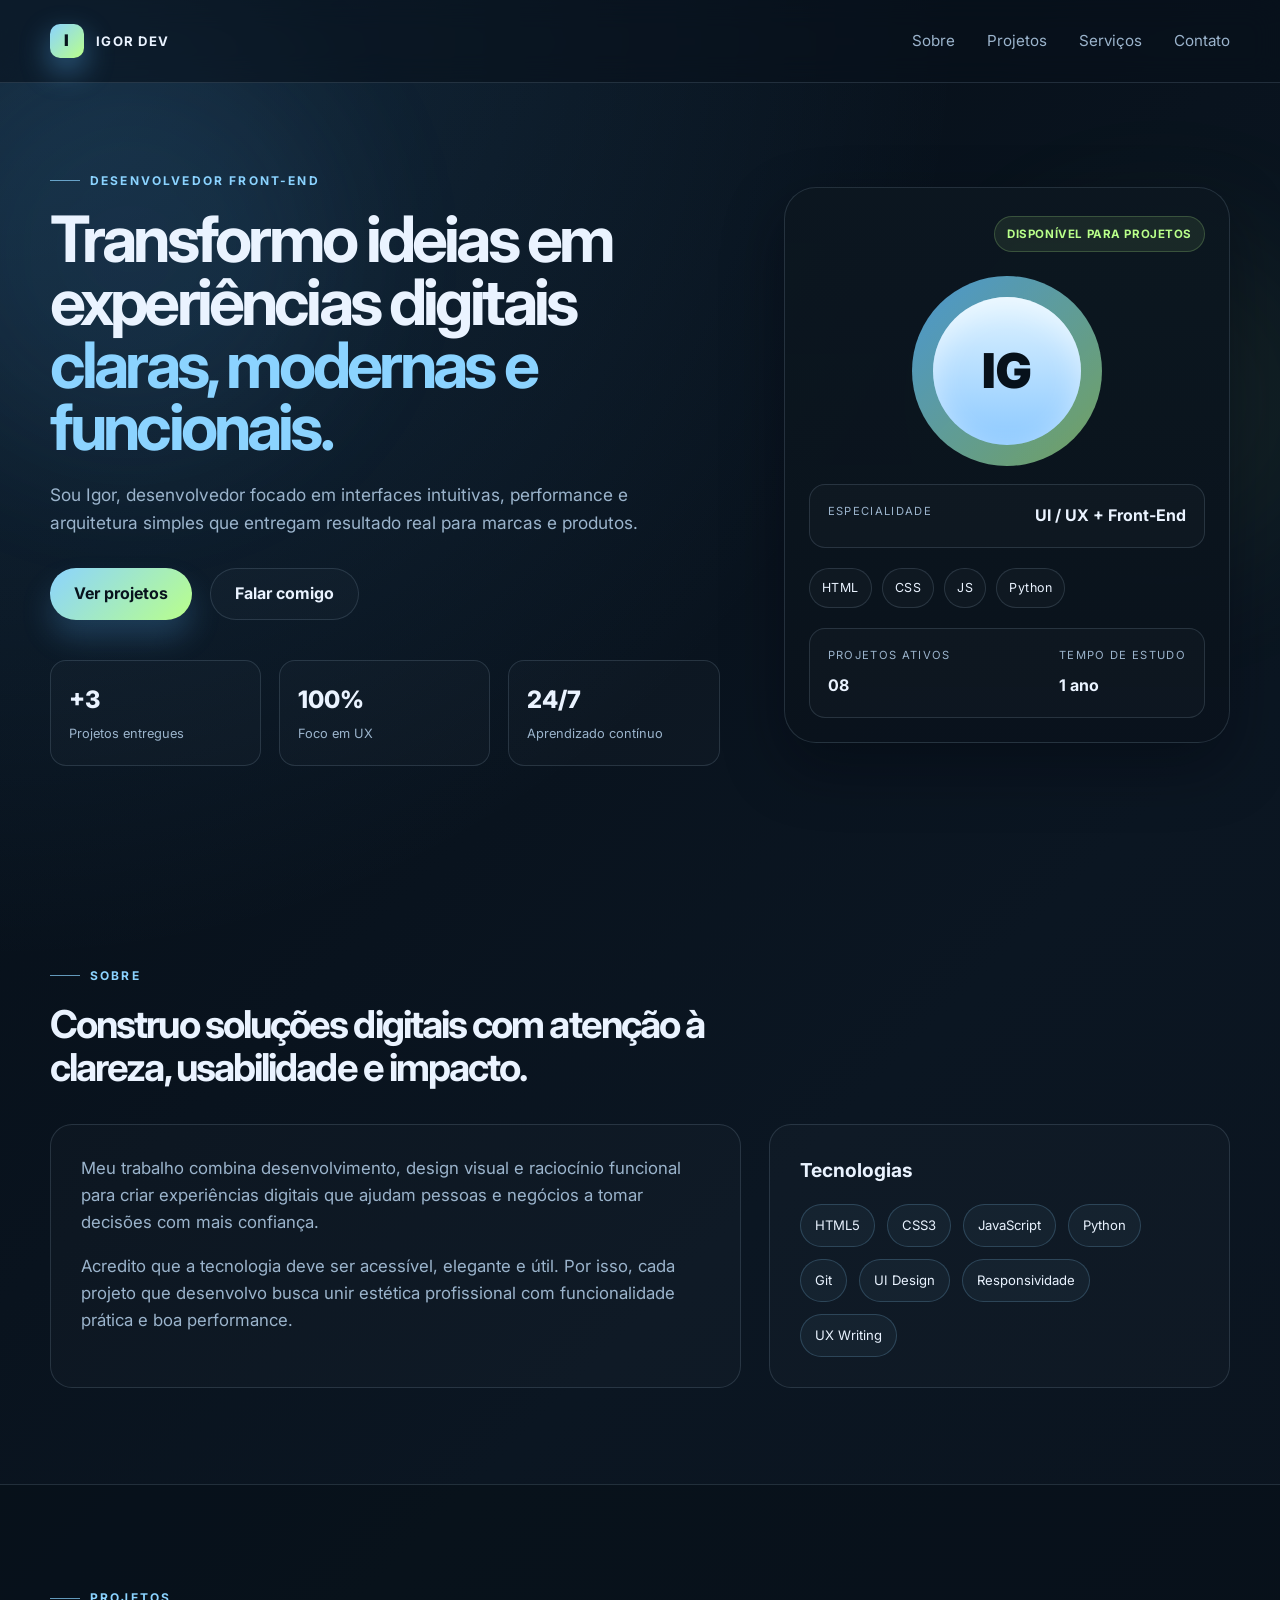
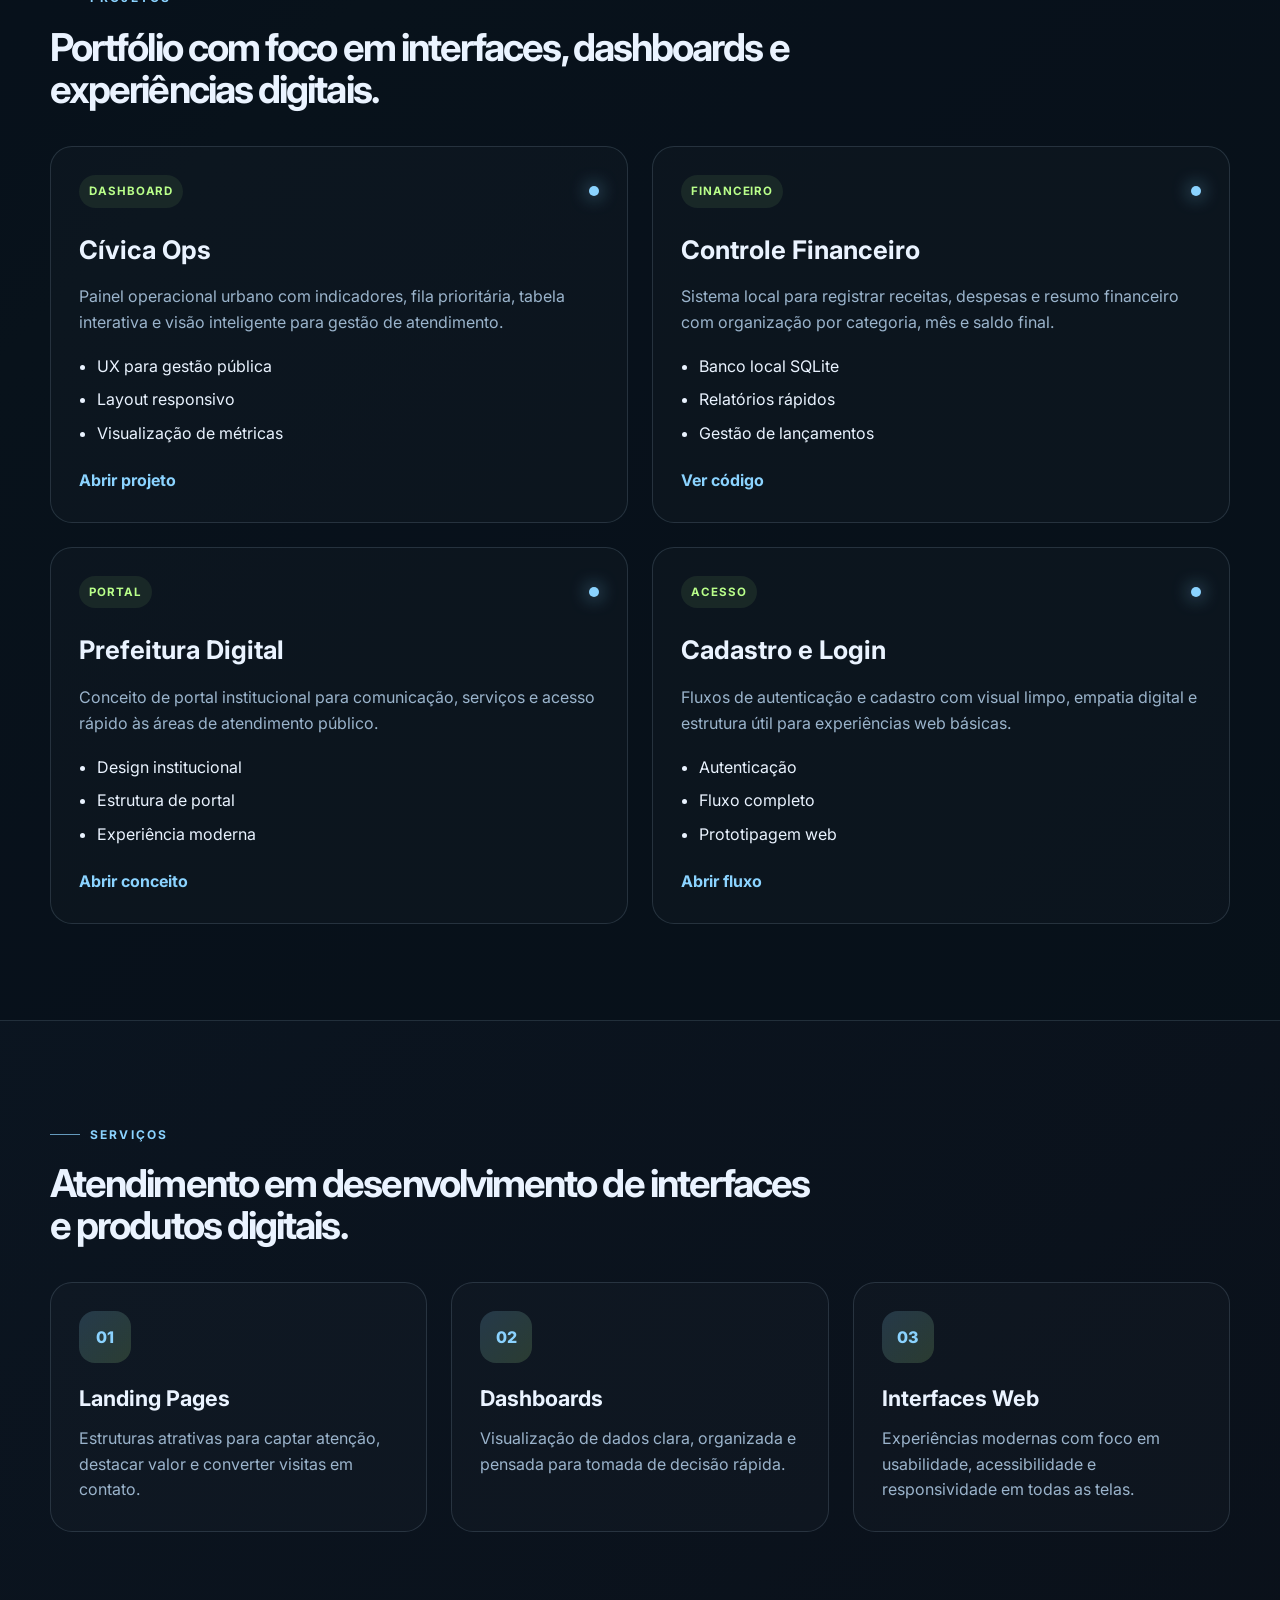
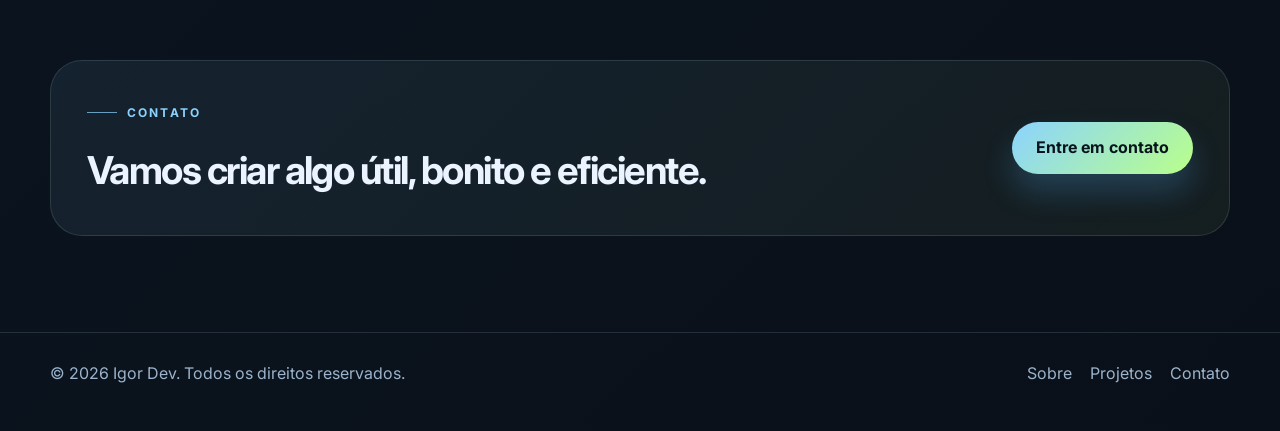
<file: index.html>
<!DOCTYPE html>
<html lang="pt-BR">
  <head>
    <meta charset="UTF-8" />
    <meta name="viewport" content="width=device-width, initial-scale=1.0" />
    <meta
      name="description"
      content="Portfólio profissional de desenvolvimento front-end, design de interfaces e projetos digitais."
    />
    <title>Igor Dev | Portfólio</title>
    <link rel="preconnect" href="https://fonts.googleapis.com" />
    <link rel="preconnect" href="https://fonts.gstatic.com" crossorigin />
    <link
      href="https://fonts.googleapis.com/css2?family=Inter:wght@400;500;600;700;800;900&display=swap"
      rel="stylesheet"
    />
    <link rel="stylesheet" href="style.css" />
  </head>
  <body>
    <div class="bg-orb orb-one"></div>
    <div class="bg-orb orb-two"></div>

    <header class="site-header">
      <div class="container nav-wrap">
        <a href="#top" class="brand" aria-label="Página inicial">
          <span class="brand-mark">I</span>
          <span class="brand-text">Igor Dev</span>
        </a>

        <button class="menu-toggle" aria-label="Abrir menu" aria-expanded="false">
          <span></span>
          <span></span>
          <span></span>
        </button>

        <nav class="main-nav" aria-label="Navegação principal">
          <a href="#sobre">Sobre</a>
          <a href="#projetos">Projetos</a>
          <a href="#servicos">Serviços</a>
          <a href="#contato">Contato</a>
        </nav>
      </div>
    </header>

    <main id="top">
      <section class="hero section">
        <div class="container hero-grid">
          <div class="hero-copy reveal">
            <span class="eyebrow">Desenvolvedor Front-End</span>
            <h1>
              Transformo ideias em experiências digitais
              <span>claras, modernas e funcionais.</span>
            </h1>
            <p>
              Sou Igor, desenvolvedor focado em interfaces intuitivas, performance e
              arquitetura simples que entregam resultado real para marcas e produtos.
            </p>

            <div class="cta-row">
              <a class="btn btn-primary" href="#projetos">Ver projetos</a>
              <a class="btn btn-secondary" href="#contato">Falar comigo</a>
            </div>

            <ul class="hero-stats" aria-label="Estatísticas pessoais">
              <li>
                <strong>+3</strong>
                <span>Projetos entregues</span>
              </li>
              <li>
                <strong>100%</strong>
                <span>Foco em UX</span>
              </li>
              <li>
                <strong>24/7</strong>
                <span>Aprendizado contínuo</span>
              </li>
            </ul>
          </div>

          <div class="hero-visual reveal">
            <div class="profile-card">
              <div class="profile-header">
                <span class="status-pill">Disponível para projetos</span>
              </div>

              <div class="avatar-wrap">
                <div class="avatar-ring"></div>
                <div class="avatar-core">
                  <span>IG</span>
                </div>
              </div>

              <div class="card-panel panel-top">
                <span class="panel-label">Especialidade</span>
                <strong>UI / UX + Front-End</strong>
              </div>

              <div class="mini-stack">
                <span>HTML</span>
                <span>CSS</span>
                <span>JS</span>
                <span>Python</span>
              </div>

              <div class="card-panel panel-bottom">
                <div>
                  <span class="panel-label">Projetos ativos</span>
                  <strong>08</strong>
                </div>
                <div>
                  <span class="panel-label">Tempo de estudo</span>
                  <strong>1 ano</strong>
                </div>
              </div>
            </div>
          </div>
        </div>
      </section>

      <section id="sobre" class="section">
        <div class="container">
          <div class="section-heading reveal">
            <span class="eyebrow">Sobre</span>
            <h2>Construo soluções digitais com atenção à clareza, usabilidade e impacto.</h2>
          </div>

          <div class="about-grid">
            <div class="about-card reveal">
              <p>
                Meu trabalho combina desenvolvimento, design visual e raciocínio funcional para
                criar experiências digitais que ajudam pessoas e negócios a tomar decisões com mais
                confiança.
              </p>
              <p>
                Acredito que a tecnologia deve ser acessível, elegante e útil. Por isso, cada projeto
                que desenvolvo busca unir estética profissional com funcionalidade prática e boa
                performance.
              </p>
            </div>

            <div class="skills-panel reveal">
              <h3>Tecnologias</h3>
              <div class="chip-list">
                <span>HTML5</span>
                <span>CSS3</span>
                <span>JavaScript</span>
                <span>Python</span>
                <span>Git</span>
                <span>UI Design</span>
                <span>Responsividade</span>
                <span>UX Writing</span>
              </div>
            </div>
          </div>
        </div>
      </section>

      <section id="projetos" class="section dark-section">
        <div class="container">
          <div class="section-heading reveal">
            <span class="eyebrow">Projetos</span>
            <h2>Portfólio com foco em interfaces, dashboards e experiências digitais.</h2>
          </div>

          <div class="project-grid">
            <article class="project-card reveal">
              <div class="project-top">
                <span class="badge">Dashboard</span>
                <span class="dot"></span>
              </div>
              <h3>Cívica Ops</h3>
              <p>
                Painel operacional urbano com indicadores, fila prioritária, tabela interativa e
                visão inteligente para gestão de atendimento.
              </p>
              <ul>
                <li>UX para gestão pública</li>
                <li>Layout responsivo</li>
                <li>Visualização de métricas</li>
              </ul>
              <a href="civica.html" target="_blank" rel="noreferrer">Abrir projeto</a>
            </article>

            <article class="project-card reveal">
              <div class="project-top">
                <span class="badge">Financeiro</span>
                <span class="dot"></span>
              </div>
              <h3>Controle Financeiro</h3>
              <p>
                Sistema local para registrar receitas, despesas e resumo financeiro com organização por
                categoria, mês e saldo final.
              </p>
              <ul>
                <li>Banco local SQLite</li>
                <li>Relatórios rápidos</li>
                <li>Gestão de lançamentos</li>
              </ul>
              <a href="financeiro.py" target="_blank" rel="noreferrer">Ver código</a>
            </article>

            <article class="project-card reveal">
              <div class="project-top">
                <span class="badge">Portal</span>
                <span class="dot"></span>
              </div>
              <h3>Prefeitura Digital</h3>
              <p>
                Conceito de portal institucional para comunicação, serviços e acesso rápido às áreas de
                atendimento público.
              </p>
              <ul>
                <li>Design institucional</li>
                <li>Estrutura de portal</li>
                <li>Experiência moderna</li>
              </ul>
              <a href="prefeitura.html" target="_blank" rel="noreferrer">Abrir conceito</a>
            </article>

            <article class="project-card reveal">
              <div class="project-top">
                <span class="badge">Acesso</span>
                <span class="dot"></span>
              </div>
              <h3>Cadastro e Login</h3>
              <p>
                Fluxos de autenticação e cadastro com visual limpo, empatia digital e estrutura útil para
                experiências web básicas.
              </p>
              <ul>
                <li>Autenticação</li>
                <li>Fluxo completo</li>
                <li>Prototipagem web</li>
              </ul>
              <a href="cadastro/index.html" target="_blank" rel="noreferrer">Abrir fluxo</a>
            </article>
          </div>
        </div>
      </section>

      <section id="servicos" class="section">
        <div class="container">
          <div class="section-heading reveal">
            <span class="eyebrow">Serviços</span>
            <h2>Atendimento em desenvolvimento de interfaces e produtos digitais.</h2>
          </div>

          <div class="service-grid">
            <div class="service-card reveal">
              <div class="icon-box">01</div>
              <h3>Landing Pages</h3>
              <p>Estruturas atrativas para captar atenção, destacar valor e converter visitas em contato.</p>
            </div>

            <div class="service-card reveal">
              <div class="icon-box">02</div>
              <h3>Dashboards</h3>
              <p>Visualização de dados clara, organizada e pensada para tomada de decisão rápida.</p>
            </div>

            <div class="service-card reveal">
              <div class="icon-box">03</div>
              <h3>Interfaces Web</h3>
              <p>Experiências modernas com foco em usabilidade, acessibilidade e responsividade em todas as telas.</p>
            </div>
          </div>
        </div>
      </section>

      <section id="contato" class="section cta-section">
        <div class="container">
          <div class="cta-banner reveal">
            <div>
              <span class="eyebrow">Contato</span>
              <h2>Vamos criar algo útil, bonito e eficiente.</h2>
            </div>
            <a class="btn btn-primary" href="mailto:igor.dev@email.com">Entre em contato</a>
          </div>
        </div>
      </section>
    </main>

    <footer class="site-footer">
      <div class="container footer-row">
        <p>© <span id="year"></span> Igor Dev. Todos os direitos reservados.</p>
        <div class="footer-links">
          <a href="#sobre">Sobre</a>
          <a href="#projetos">Projetos</a>
          <a href="#contato">Contato</a>
        </div>
      </div>
    </footer>

    <script src="script.js"></script>
  </body>
</html>
</file>
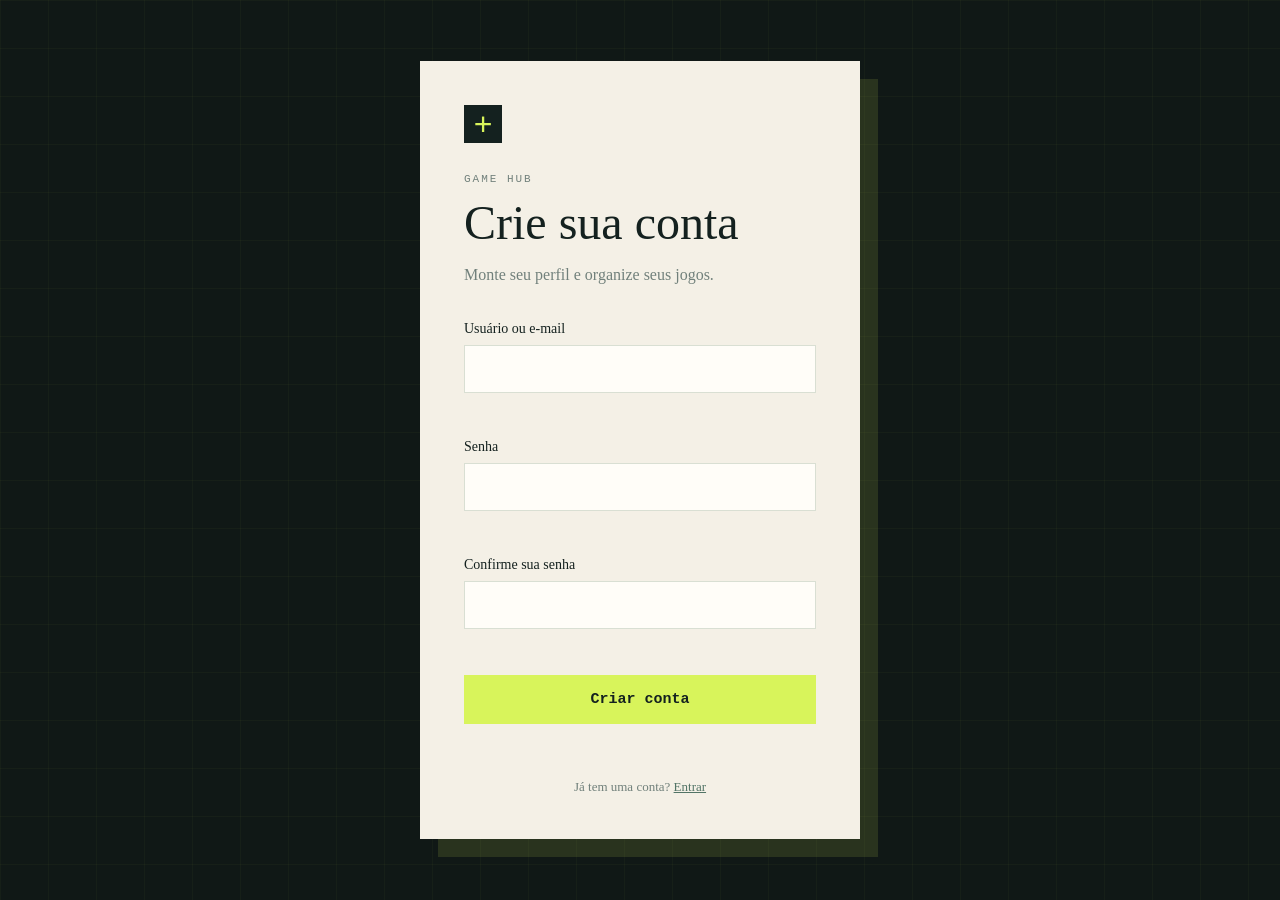
<file: cadastro/index.html>
<!DOCTYPE html>
<html lang="pt-BR">
<head>
    <meta charset="UTF-8">
    <meta name="viewport" content="width=device-width, initial-scale=1.0">
    <title>Game Hub | Cadastro</title>
    <link rel="stylesheet" href="../login/style.css">
    <script src="script.js" defer></script>
</head>
<body>
    <main class="container">
        <section class="login-card" aria-labelledby="signup-title">
            <div class="brand-mark" aria-hidden="true">+</div>
            <p class="eyebrow">GAME HUB</p>
            <h1 id="signup-title">Crie sua conta</h1>
            <p class="subtitle">Monte seu perfil e organize seus jogos.</p>

            <form id="signupForm" novalidate>
                <div class="field-group">
                    <label for="username">Usuário ou e-mail</label>
                    <input type="text" id="username" autocomplete="username" required>
                    <small class="field-error" id="usernameError"></small>
                </div>
                <div class="field-group">
                    <label for="password">Senha</label>
                    <input type="password" id="password" autocomplete="new-password" minlength="6" required>
                    <small class="field-error" id="passwordError"></small>
                </div>
                <div class="field-group">
                    <label for="confirmPassword">Confirme sua senha</label>
                    <input type="password" id="confirmPassword" autocomplete="new-password" required>
                    <small class="field-error" id="confirmPasswordError"></small>
                </div>
                <button class="submit-button" type="submit">Criar conta</button>
                <p class="form-message" id="formMessage" role="status" aria-live="polite"></p>
            </form>
            <p class="signup-text">Já tem uma conta? <a href="../login/index.html">Entrar</a></p>
        </section>
    </main>
</body>
</html>
</file>
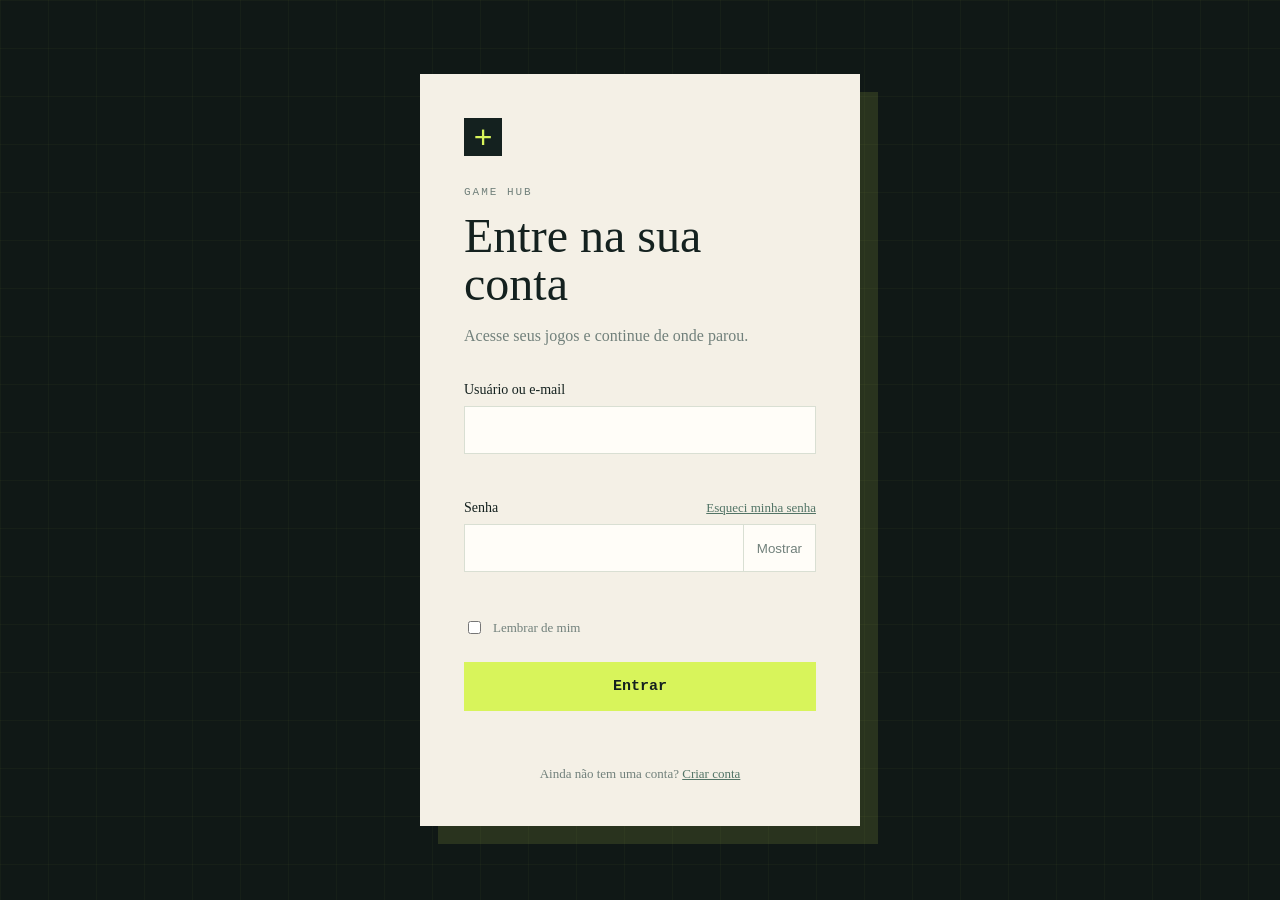
<file: login/index.html>
<!DOCTYPE html>
<html lang="pt-BR">
<head>
    <meta charset="UTF-8">
    <meta name="viewport" content="width=device-width, initial-scale=1.0">
    <meta name="description" content="Tela de login do Game Hub">
    <title>Game Hub | Login</title>
    <link rel="stylesheet" href="style.css">
    <script src="script.js" defer></script>
</head>
<body>
    <main class="container">
        <section class="login-card" aria-labelledby="login-title">
            <div class="brand-mark" aria-hidden="true">+</div>
            <p class="eyebrow">GAME HUB</p>
            <h1 id="login-title">Entre na sua conta</h1>
            <p class="subtitle">Acesse seus jogos e continue de onde parou.</p>

            <form id="loginForm" novalidate>
                <div class="field-group">
                    <label for="username">Usuário ou e-mail</label>
                    <input type="text" id="username" name="username" autocomplete="username" required>
                    <small class="field-error" id="usernameError"></small>
                </div>

                <div class="field-group">
                    <div class="label-row">
                        <label for="password">Senha</label>
                        <a href="#" id="forgotPassword">Esqueci minha senha</a>
                    </div>
                    <div class="password-wrapper">
                        <input type="password" id="password" name="password" autocomplete="current-password" minlength="6" required>
                        <button type="button" id="togglePassword" aria-label="Mostrar senha">Mostrar</button>
                    </div>
                    <small class="field-error" id="passwordError"></small>
                </div>

                <label class="remember-me">
                    <input type="checkbox" name="remember" value="1">
                    <span>Lembrar de mim</span>
                </label>

                <button class="submit-button" type="submit">Entrar</button>
                <p class="form-message" id="formMessage" role="status" aria-live="polite"></p>
            </form>

            <p class="signup-text">Ainda não tem uma conta? <a href="../cadastro/index.html">Criar conta</a></p>
        </section>
    </main>
</body>
</html>
</file>
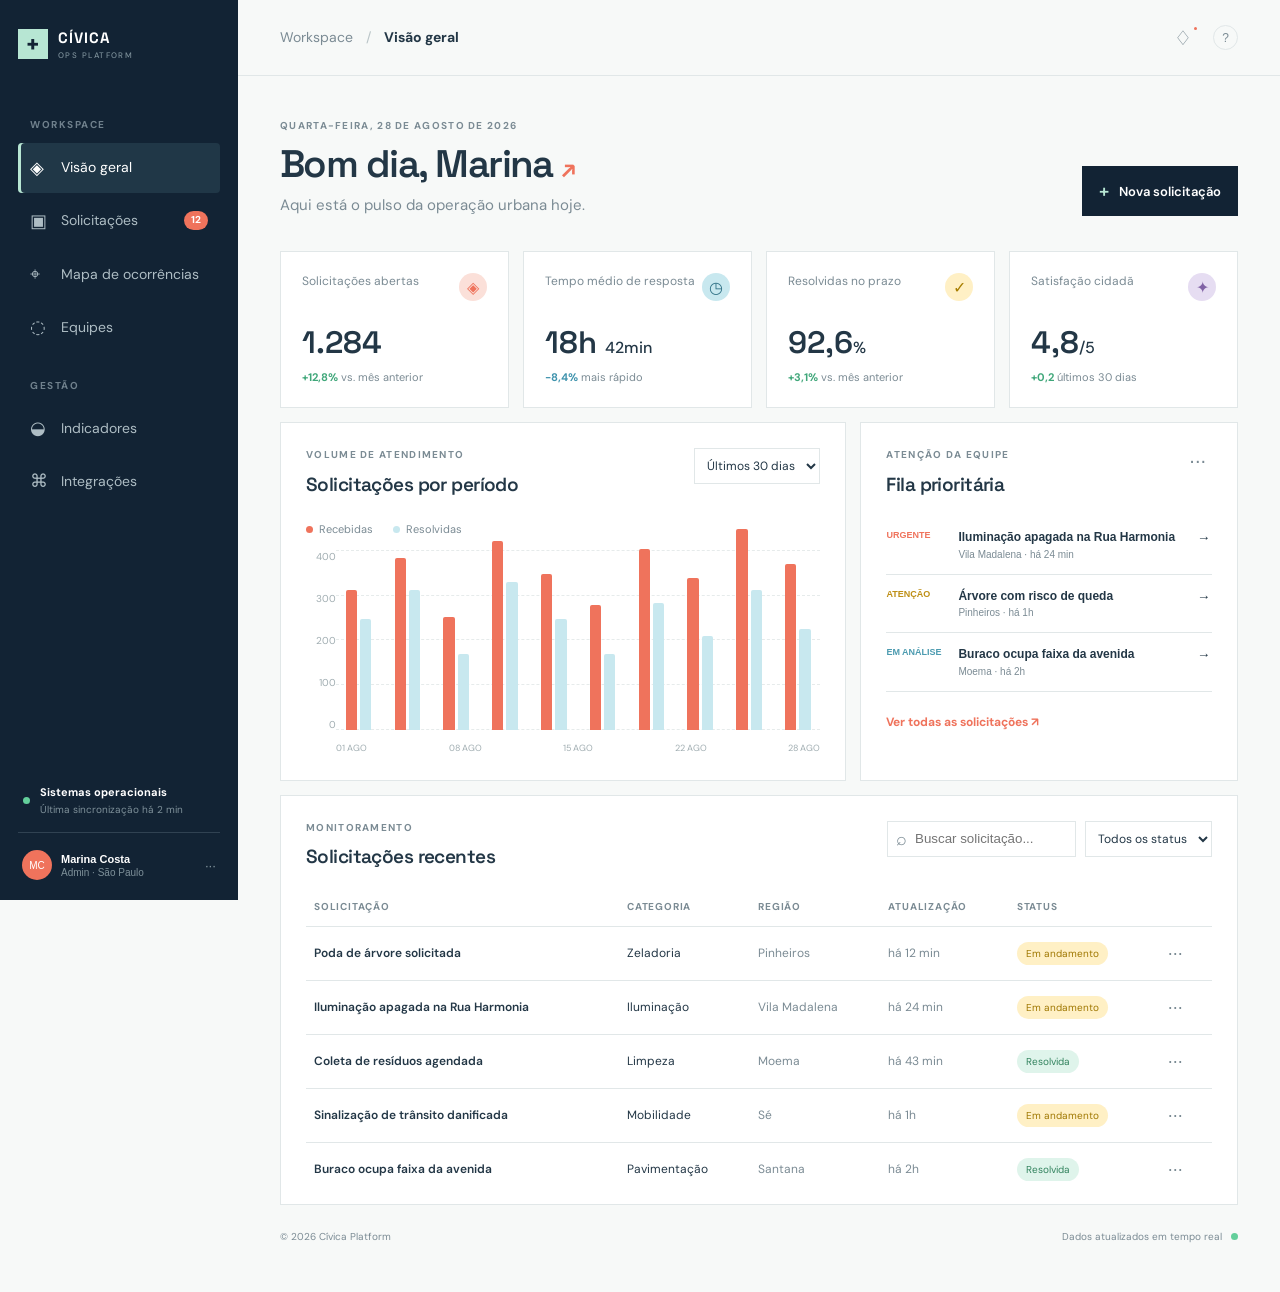
<file: civica.html>
<!doctype html>
<html lang="pt-BR">
<head>
  <meta charset="UTF-8">
  <meta name="viewport" content="width=device-width, initial-scale=1.0">
  <meta name="description" content="Cívica Ops: central inteligente para operação de serviços urbanos.">
  <title>Cívica Ops | Operação urbana</title>
  <link rel="preconnect" href="https://fonts.googleapis.com">
  <link rel="preconnect" href="https://fonts.gstatic.com" crossorigin>
  <link href="https://fonts.googleapis.com/css2?family=DM+Sans:wght@400;500;600;700&family=Space+Grotesk:wght@500;600;700&display=swap" rel="stylesheet">
  <link rel="stylesheet" href="civica.css">
  <script src="civica.js" defer></script>
</head>
<body>
  <div class="app-layout">
    <aside class="sidebar" id="sidebar">
      <a class="logo" href="civica.html"><span class="logo-mark">+</span><span>CÍVICA<small>OPS PLATFORM</small></span></a>
      <nav class="side-nav" aria-label="Navegação do produto"><p>Workspace</p><a class="active" href="#overview"><span>◈</span> Visão geral</a><a href="#requests"><span>▣</span> Solicitações <b>12</b></a><a href="#map"><span>⌖</span> Mapa de ocorrências</a><a href="#teams"><span>◌</span> Equipes</a><p>Gestão</p><a href="#analytics"><span>◒</span> Indicadores</a><a href="#integrations"><span>⌘</span> Integrações</a></nav>
      <div class="sidebar-bottom"><div class="status"><i></i><span><strong>Sistemas operacionais</strong><small>Última sincronização há 2 min</small></span></div><button class="profile" type="button"><span class="avatar">MC</span><span><strong>Marina Costa</strong><small>Admin · São Paulo</small></span><span>···</span></button></div>
    </aside>
    <main class="main-content" id="overview">
      <header class="topbar"><button class="mobile-menu" id="mobileMenu" type="button" aria-label="Abrir menu">☰</button><div class="breadcrumbs"><span>Workspace</span><b>/</b><strong>Visão geral</strong></div><div class="top-actions"><button class="round-button" type="button" title="Notificações" aria-label="Notificações">♢<i></i></button><button class="help-button" type="button">?</button></div></header>
      <div class="page-content">
        <section class="intro"><div><p class="overline">QUARTA-FEIRA, 28 DE AGOSTO DE 2026</p><h1>Bom dia, Marina <span>↗</span></h1><p class="intro-copy">Aqui está o pulso da operação urbana hoje.</p></div><button class="primary-button" id="newRequest" type="button"><span>+</span> Nova solicitação</button></section>
        <section class="metric-grid" aria-label="Indicadores principais"><article class="metric-card"><div class="metric-top"><span>Solicitações abertas</span><span class="metric-icon coral">◈</span></div><strong>1.284</strong><p><b class="up">+12,8%</b> <span>vs. mês anterior</span></p></article><article class="metric-card"><div class="metric-top"><span>Tempo médio de resposta</span><span class="metric-icon blue">◷</span></div><strong>18h <small>42min</small></strong><p><b class="down">-8,4%</b> <span>mais rápido</span></p></article><article class="metric-card"><div class="metric-top"><span>Resolvidas no prazo</span><span class="metric-icon yellow">✓</span></div><strong>92,6<small>%</small></strong><p><b class="up">+3,1%</b> <span>vs. mês anterior</span></p></article><article class="metric-card"><div class="metric-top"><span>Satisfação cidadã</span><span class="metric-icon lilac">✦</span></div><strong>4,8<small>/5</small></strong><p><b class="up">+0,2</b> <span>últimos 30 dias</span></p></article></section>
        <section class="content-grid">
          <article class="panel chart-panel" id="analytics"><div class="panel-heading"><div><p class="overline">VOLUME DE ATENDIMENTO</p><h2>Solicitações por período</h2></div><select id="chartPeriod" aria-label="Período do gráfico"><option>Últimos 30 dias</option><option>Últimos 7 dias</option></select></div><div class="chart-legend"><span><i class="legend-dot primary"></i>Recebidas</span><span><i class="legend-dot secondary"></i>Resolvidas</span></div><div class="chart" aria-label="Gráfico de solicitações recebidas e resolvidas"><div class="y-labels"><span>400</span><span>300</span><span>200</span><span>100</span><span>0</span></div><div class="chart-area"><div class="grid-lines"><i></i><i></i><i></i><i></i><i></i></div><div class="bars" id="bars"></div><div class="x-labels"><span>01 AGO</span><span>08 AGO</span><span>15 AGO</span><span>22 AGO</span><span>28 AGO</span></div></div></div></article>
          <article class="panel priority-panel"><div class="panel-heading"><div><p class="overline">ATENÇÃO DA EQUIPE</p><h2>Fila prioritária</h2></div><button class="dots-button" type="button" aria-label="Mais opções">···</button></div><div class="priority-list"><button class="priority-item" data-request="Iluminação apagada na Rua Harmonia"><span class="priority-tag urgent">Urgente</span><strong>Iluminação apagada na Rua Harmonia</strong><small>Vila Madalena · há 24 min</small><span>→</span></button><button class="priority-item" data-request="Árvore com risco de queda"><span class="priority-tag attention">Atenção</span><strong>Árvore com risco de queda</strong><small>Pinheiros · há 1h</small><span>→</span></button><button class="priority-item" data-request="Buraco ocupa faixa da avenida"><span class="priority-tag normal">Em análise</span><strong>Buraco ocupa faixa da avenida</strong><small>Moema · há 2h</small><span>→</span></button></div><a class="panel-link" href="#requests">Ver todas as solicitações <span>↗</span></a></article>
        </section>
        <section class="panel requests-panel" id="requests"><div class="panel-heading"><div><p class="overline">MONITORAMENTO</p><h2>Solicitações recentes</h2></div><div class="table-actions"><label class="table-search"><span>⌕</span><input id="requestSearch" type="search" placeholder="Buscar solicitação..."></label><select id="requestFilter" aria-label="Filtrar solicitações"><option value="all">Todos os status</option><option value="open">Em andamento</option><option value="done">Resolvida</option></select></div></div><div class="table-wrap"><table><thead><tr><th>Solicitação</th><th>Categoria</th><th>Região</th><th>Atualização</th><th>Status</th><th><span class="sr-only">Ação</span></th></tr></thead><tbody id="requestRows"></tbody></table><p class="empty-state" id="emptyState">Nenhuma solicitação encontrada.</p></div></section>
        <footer class="footer-note"><span>© 2026 Cívica Platform</span><span>Dados atualizados em tempo real <i></i></span></footer>
      </div>
    </main>
  </div>
  <dialog id="requestDialog"><button class="dialog-close" id="closeDialog" type="button" aria-label="Fechar">×</button><p class="overline">DETALHE DA SOLICITAÇÃO</p><h2 id="dialogTitle">Solicitação</h2><p id="dialogDescription">A equipe responsável foi notificada e acompanhará este caso.</p><div class="dialog-meta"><span><small>Prioridade</small><b id="dialogPriority">Atenção</b></span><span><small>Responsável</small><b>Equipe de campo · SP</b></span></div><button class="primary-button" id="dialogAction" type="button">Acompanhar ocorrência</button></dialog>
</body>
</html>
</file>
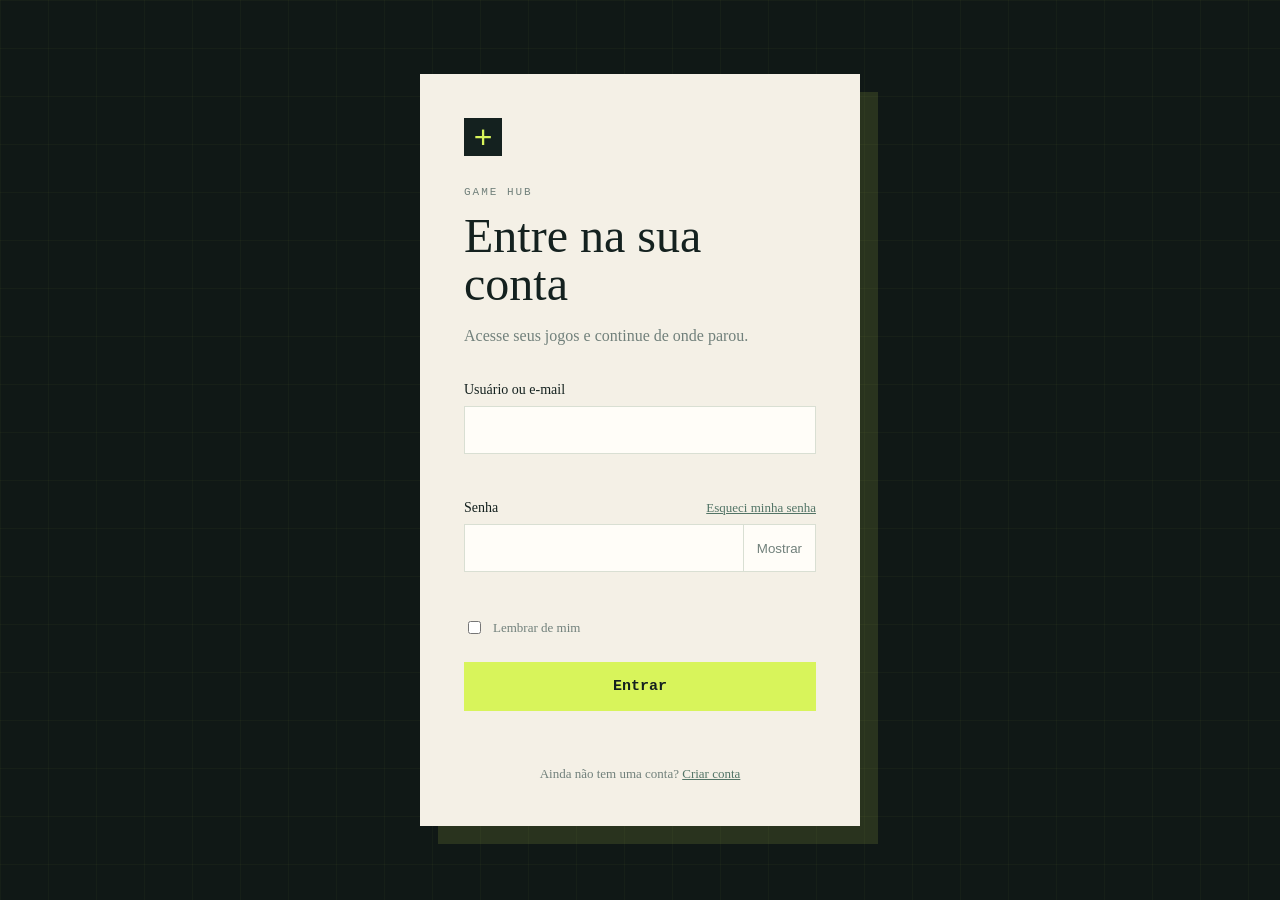
<file: dashboard.html>
<!DOCTYPE html>
<html lang="pt-BR">
<head>
    <meta charset="UTF-8">
    <meta name="viewport" content="width=device-width, initial-scale=1.0">
    <title>Game Hub | Painel</title>
    <link rel="stylesheet" href="dashboard.css">
    <script src="dashboard.js" defer></script>
</head>
<body>
    <main class="dashboard">
        <header class="topbar">
            <a class="brand" href="dashboard.html"><span class="brand-mark">+</span> GAME HUB</a>
            <button id="logoutButton" type="button">Sair</button>
        </header>
        <section class="welcome">
            <p class="eyebrow">ÁREA DO JOGADOR</p>
            <h1>Olá, <span id="username"></span>.</h1>
            <p>Seu próximo jogo começa aqui.</p>
        </section>
        <section class="game-grid" aria-label="Seus jogos">
            <article><span>01</span><h2>Aventura</h2><p>Continue sua jornada.</p></article>
            <article><span>02</span><h2>Estratégia</h2><p>Planeje o próximo movimento.</p></article>
            <article><span>03</span><h2>Arcade</h2><p>Bata seu recorde.</p></article>
        </section>
    </main>
</body>
</html>
</file>
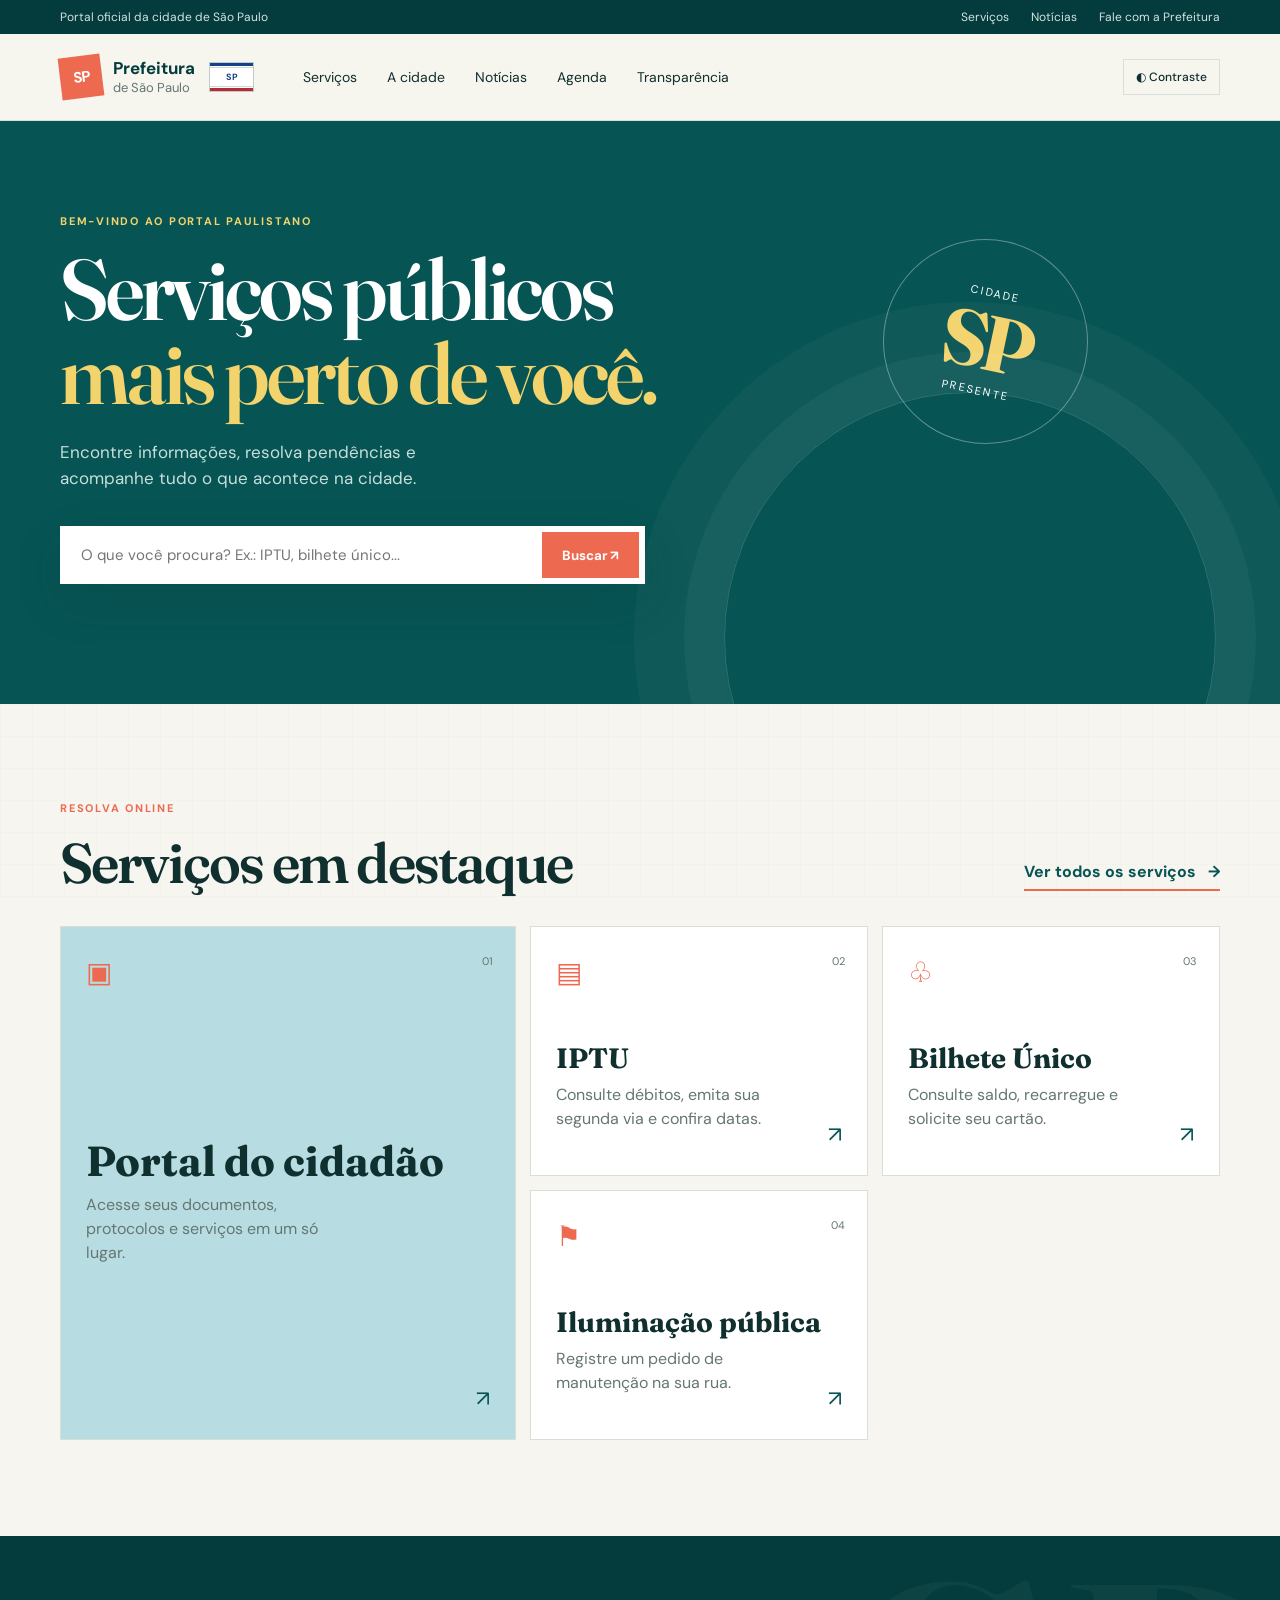
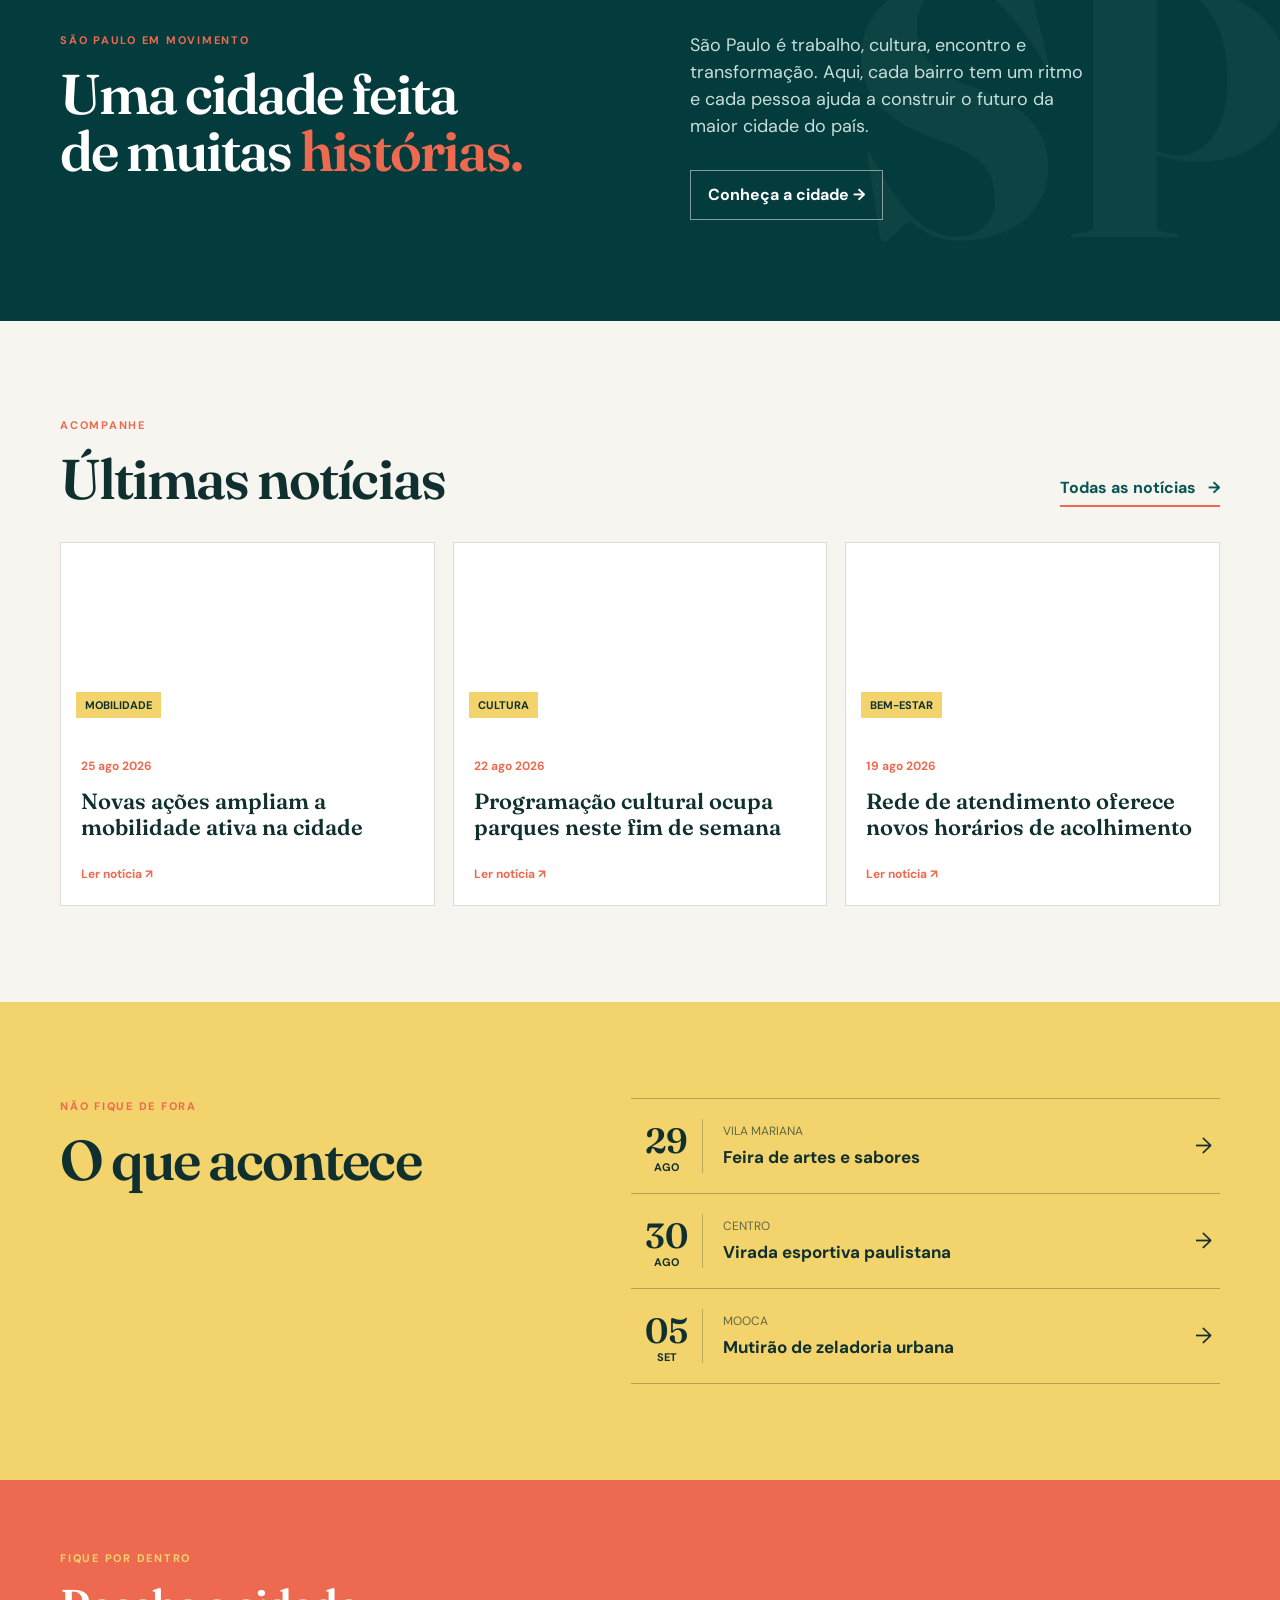
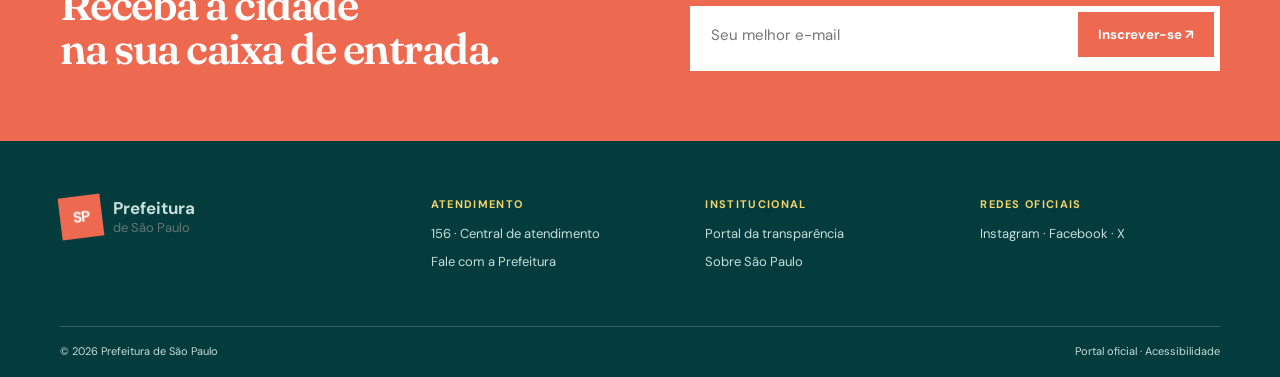
<file: prefeitura.html>
<!doctype html>
<html lang="pt-BR">
<head>
  <meta charset="UTF-8">
  <meta name="viewport" content="width=device-width, initial-scale=1.0">
  <meta name="description" content="Portal oficial de serviços, notícias e informações da Prefeitura de São Paulo.">
  <meta name="theme-color" content="#063b3b">
  <title>Prefeitura de São Paulo | Portal oficial</title>
  <link rel="preconnect" href="https://fonts.googleapis.com">
  <link rel="preconnect" href="https://fonts.gstatic.com" crossorigin>
  <link href="https://fonts.googleapis.com/css2?family=DM+Sans:wght@400;500;600;700&family=Fraunces:opsz,wght@9..144,600;9..144,700&display=swap" rel="stylesheet">
  <link rel="stylesheet" href="prefeitura.css">
    <style>
      .sao-paulo-flag{background:#fff;border:1px solid rgba(16,47,47,.25);display:flex;flex-direction:column;height:30px;justify-content:space-between;margin-left:3px;overflow:hidden;position:relative;width:45px}
      .sao-paulo-flag i{display:block;height:3px;width:100%}
      .sao-paulo-flag i:first-child{background:#173f8a}
      .sao-paulo-flag i:nth-child(2){background:#fff;border-bottom:1px solid #d7d7d7;border-top:1px solid #d7d7d7;height:20px}
      .sao-paulo-flag i:last-of-type{background:#b52c35}
      .sao-paulo-flag b{color:#173f8a;font:700 9px/1 'DM Sans',sans-serif;left:50%;position:absolute;top:50%;transform:translate(-50%,-50%)}
      @media(max-width:800px){.sao-paulo-flag{height:26px;width:39px}.sao-paulo-flag i:nth-child(2){height:17px}}
    </style>
  <script src="prefeitura.js" defer></script>
</head>
<body>
  <a class="skip-link" href="#conteudo">Ir para o conteúdo</a>
  <header class="site-header">
    <div class="utility-bar"><div class="container utility-inner"><span>Portal oficial da cidade de São Paulo</span><nav aria-label="Links rápidos"><a href="#servicos">Serviços</a><a href="#noticias">Notícias</a><a href="#contato">Fale com a Prefeitura</a></nav></div></div>
    <div class="container header-main">
      <a class="brand" href="prefeitura.html" aria-label="Prefeitura de São Paulo, início"><span class="brand-symbol">SP</span><span><strong>Prefeitura</strong><small>de São Paulo</small></span><span class="sao-paulo-flag" role="img" aria-label="Bandeira do estado de São Paulo"><i></i><i></i><i></i><b>SP</b></span></a>
      <button class="menu-toggle" type="button" aria-expanded="false" aria-controls="main-nav">Menu <span aria-hidden="true">☰</span></button>
      <nav class="main-nav" id="main-nav" aria-label="Navegação principal"><a href="#servicos">Serviços</a><a href="#cidade">A cidade</a><a href="#noticias">Notícias</a><a href="#agenda">Agenda</a><a href="#transparencia">Transparência</a></nav>
      <button class="accessibility-button" type="button" id="contrastToggle" aria-pressed="false" title="Alternar alto contraste">◐ <span>Contraste</span></button>
    </div>
  </header>

  <main id="conteudo">
    <section class="hero"><div class="container hero-content"><p class="eyebrow">Bem-vindo ao portal paulistano</p><h1>Serviços públicos<br><em>mais perto de você.</em></h1><p class="hero-copy">Encontre informações, resolva pendências e acompanhe tudo o que acontece na cidade.</p><form class="search-form" id="searchForm" role="search"><label class="sr-only" for="siteSearch">O que você procura?</label><input id="siteSearch" type="search" placeholder="O que você procura? Ex.: IPTU, bilhete único..." autocomplete="off"><button type="submit">Buscar <span aria-hidden="true">↗</span></button></form><p class="search-status" id="searchStatus" aria-live="polite"></p></div><div class="hero-stamp" aria-hidden="true"><span>cidade</span><strong>SP</strong><span>presente</span></div></section>

    <section class="section services-section" id="servicos"><div class="container"><div class="section-heading"><div><p class="eyebrow">Resolva online</p><h2>Serviços em destaque</h2></div><a class="text-link" href="#servicos">Ver todos os serviços <span>→</span></a></div><div class="service-grid"><a class="service-card service-featured" href="#contato"><span class="service-icon">▣</span><span class="service-number">01</span><h3>Portal do cidadão</h3><p>Acesse seus documentos, protocolos e serviços em um só lugar.</p><span class="card-arrow">↗</span></a><a class="service-card" href="#contato"><span class="service-icon">▤</span><span class="service-number">02</span><h3>IPTU</h3><p>Consulte débitos, emita sua segunda via e confira datas.</p><span class="card-arrow">↗</span></a><a class="service-card" href="#contato"><span class="service-icon">♧</span><span class="service-number">03</span><h3>Bilhete Único</h3><p>Consulte saldo, recarregue e solicite seu cartão.</p><span class="card-arrow">↗</span></a><a class="service-card" href="#contato"><span class="service-icon">⚑</span><span class="service-number">04</span><h3>Iluminação pública</h3><p>Registre um pedido de manutenção na sua rua.</p><span class="card-arrow">↗</span></a></div></div></section>

    <section class="section city-section" id="cidade"><div class="container city-grid"><div><p class="eyebrow">São Paulo em movimento</p><h2>Uma cidade feita<br>de muitas <em>histórias.</em></h2></div><div class="city-copy"><p>São Paulo é trabalho, cultura, encontro e transformação. Aqui, cada bairro tem um ritmo e cada pessoa ajuda a construir o futuro da maior cidade do país.</p><a class="button button-light" href="#agenda">Conheça a cidade <span>→</span></a></div></div></section>

    <section class="section news-section" id="noticias"><div class="container"><div class="section-heading"><div><p class="eyebrow">Acompanhe</p><h2>Últimas notícias</h2></div><a class="text-link" href="#noticias">Todas as notícias <span>→</span></a></div><div class="news-grid"><article class="news-card"><div class="news-image image-mobility"><span>Mobilidade</span></div><div class="news-body"><time datetime="2026-08-25">25 ago 2026</time><h3>Novas ações ampliam a mobilidade ativa na cidade</h3><a href="#noticias" aria-label="Ler notícia sobre mobilidade">Ler notícia ↗</a></div></article><article class="news-card"><div class="news-image image-culture"><span>Cultura</span></div><div class="news-body"><time datetime="2026-08-22">22 ago 2026</time><h3>Programação cultural ocupa parques neste fim de semana</h3><a href="#noticias" aria-label="Ler notícia sobre cultura">Ler notícia ↗</a></div></article><article class="news-card"><div class="news-image image-care"><span>Bem-estar</span></div><div class="news-body"><time datetime="2026-08-19">19 ago 2026</time><h3>Rede de atendimento oferece novos horários de acolhimento</h3><a href="#noticias" aria-label="Ler notícia sobre bem-estar">Ler notícia ↗</a></div></article></div></div></section>

    <section class="section agenda-section" id="agenda"><div class="container agenda-grid"><div><p class="eyebrow">Não fique de fora</p><h2>O que acontece<br><em>em São Paulo.</em></h2></div><div class="agenda-list"><a href="#agenda" class="agenda-item"><time><strong>29</strong><span>AGO</span></time><span><small>Vila Mariana</small><b>Feira de artes e sabores</b></span><span class="agenda-arrow">→</span></a><a href="#agenda" class="agenda-item"><time><strong>30</strong><span>AGO</span></time><span><small>Centro</small><b>Virada esportiva paulistana</b></span><span class="agenda-arrow">→</span></a><a href="#agenda" class="agenda-item"><time><strong>05</strong><span>SET</span></time><span><small>Mooca</small><b>Mutirão de zeladoria urbana</b></span><span class="agenda-arrow">→</span></a></div></div></section>

    <section class="newsletter" id="contato"><div class="container newsletter-inner"><div><p class="eyebrow">Fique por dentro</p><h2>Receba a cidade<br>na sua caixa de entrada.</h2></div><form class="subscribe-form" id="subscribeForm"><label class="sr-only" for="email">Seu melhor e-mail</label><input id="email" name="email" type="email" placeholder="Seu melhor e-mail" required><button type="submit">Inscrever-se <span>↗</span></button><p id="subscribeStatus" aria-live="polite"></p></form></div></section>
  </main>
  <footer class="site-footer"><div class="container footer-grid"><a class="brand brand-footer" href="prefeitura.html"><span class="brand-symbol">SP</span><span><strong>Prefeitura</strong><small>de São Paulo</small></span></a><div><p>Atendimento</p><a href="#contato">156 · Central de atendimento</a><a href="#contato">Fale com a Prefeitura</a></div><div><p>Institucional</p><a href="#transparencia">Portal da transparência</a><a href="#cidade">Sobre São Paulo</a></div><div><p>Redes oficiais</p><a href="#contato">Instagram · Facebook · X</a></div></div><div class="container footer-bottom"><span>© 2026 Prefeitura de São Paulo</span><span>Portal oficial · Acessibilidade</span></div></footer>
</body>
</html>
</file>
<file: style.css>
:root {
  --bg: #07111b;
  --bg-soft: #101d2a;
  --card: rgba(15, 25, 36, 0.85);
  --card-strong: #0d1723;
  --panel: #ecf3ff;
  --surface: #f7f9fc;
  --surface-2: #e8edf7;
  --text: #eaf3ff;
  --muted: #9bb4cc;
  --line: rgba(155, 180, 204, 0.18);
  --primary: #8bd3ff;
  --primary-strong: #5ab8ff;
  --accent: #b9ff8a;
  --shadow: 0 24px 60px rgba(2, 6, 12, 0.38);
  --radius-xl: 32px;
  --radius-lg: 22px;
  --radius-md: 16px;
  --container: 1180px;
}

* {
  box-sizing: border-box;
}

html {
  scroll-behavior: smooth;
}

body {
  margin: 0;
  font-family: 'Inter', sans-serif;
  background:
    radial-gradient(circle at top left, rgba(91, 184, 255, 0.18), transparent 25%),
    linear-gradient(135deg, #050d16 0%, #0b1622 40%, #0a1019 100%);
  color: var(--text);
  min-height: 100vh;
  line-height: 1.6;
}

img {
  max-width: 100%;
  display: block;
}

a {
  color: inherit;
  text-decoration: none;
}

button {
  font: inherit;
}

.container {
  width: min(var(--container), calc(100% - 32px));
  margin: 0 auto;
}

.section {
  padding: 96px 0;
}

.eyebrow {
  display: inline-flex;
  align-items: center;
  gap: 10px;
  color: var(--primary);
  font-size: 12px;
  font-weight: 700;
  letter-spacing: 0.18em;
  text-transform: uppercase;
  margin-bottom: 18px;
}

.eyebrow::before {
  content: "";
  width: 30px;
  height: 1px;
  background: rgba(139, 211, 255, 0.7);
}

.bg-orb {
  position: fixed;
  border-radius: 50%;
  filter: blur(80px);
  pointer-events: none;
  opacity: 0.4;
  z-index: 0;
}

.orb-one {
  width: 420px;
  height: 420px;
  background: rgba(91, 184, 255, 0.22);
  top: 40px;
  left: -80px;
}

.orb-two {
  width: 360px;
  height: 360px;
  background: rgba(185, 255, 138, 0.14);
  right: -60px;
  top: 220px;
}

.site-header,
.hero,
.section,
.site-footer {
  position: relative;
  z-index: 1;
}

.site-header {
  position: sticky;
  top: 0;
  backdrop-filter: blur(14px);
  background: rgba(7, 17, 27, 0.58);
  border-bottom: 1px solid var(--line);
}

.nav-wrap {
  display: flex;
  align-items: center;
  justify-content: space-between;
  min-height: 82px;
}

.brand {
  display: inline-flex;
  align-items: center;
  gap: 12px;
  font-weight: 700;
  letter-spacing: 0.08em;
  text-transform: uppercase;
}

.brand-mark {
  display: grid;
  place-items: center;
  width: 34px;
  height: 34px;
  border-radius: 10px;
  background: linear-gradient(135deg, var(--primary) 0%, var(--accent) 100%);
  color: #08131d;
  font-weight: 900;
  box-shadow: 0 12px 30px rgba(91, 184, 255, 0.45);
}

.brand-text {
  font-size: 0.82rem;
  color: var(--text);
}

.main-nav {
  display: flex;
  align-items: center;
  gap: 32px;
}

.main-nav a {
  color: var(--muted);
  font-size: 0.95rem;
  transition: color 0.2s ease;
}

.main-nav a:hover,
.main-nav a:focus-visible {
  color: var(--text);
}

.menu-toggle {
  display: none;
  width: 48px;
  height: 48px;
  border-radius: 12px;
  border: 1px solid var(--line);
  background: rgba(255, 255, 255, 0.02);
  padding: 12px 10px;
  cursor: pointer;
}

.menu-toggle span {
  display: block;
  width: 100%;
  height: 2px;
  background: var(--text);
  margin: 5px 0;
  border-radius: 99px;
}

.hero {
  padding-top: 80px;
}

.hero-grid {
  display: grid;
  grid-template-columns: 1.2fr 0.8fr;
  align-items: center;
  gap: 64px;
}

.hero-copy h1 {
  margin: 0;
  font-size: clamp(2.7rem, 5vw, 5rem);
  line-height: 0.98;
  letter-spacing: -0.06em;
}

.hero-copy h1 span {
  display: block;
  color: var(--primary);
}

.hero-copy p {
  margin: 22px 0 0;
  max-width: 620px;
  color: var(--muted);
  font-size: 1.08rem;
}

.cta-row {
  display: flex;
  flex-wrap: wrap;
  gap: 18px;
  margin-top: 32px;
}

.btn {
  display: inline-flex;
  align-items: center;
  justify-content: center;
  min-height: 52px;
  padding: 0 24px;
  border-radius: 999px;
  font-weight: 700;
  transition: transform 0.2s ease, box-shadow 0.2s ease;
}

.btn:hover,
.btn:focus-visible {
  transform: translateY(-1px);
}

.btn-primary {
  background: linear-gradient(135deg, var(--primary) 0%, var(--accent) 100%);
  color: #08131d;
  box-shadow: 0 18px 30px rgba(91, 184, 255, 0.22);
}

.btn-secondary {
  border: 1px solid var(--line);
  background: rgba(255, 255, 255, 0.02);
  color: var(--text);
}

.hero-stats {
  list-style: none;
  display: grid;
  grid-template-columns: repeat(3, minmax(120px, 1fr));
  gap: 18px;
  padding: 0;
  margin: 40px 0 0;
}

.hero-stats li {
  padding: 20px 18px;
  border: 1px solid var(--line);
  border-radius: var(--radius-md);
  background: rgba(255, 255, 255, 0.02);
}

.hero-stats strong {
  display: block;
  font-size: 1.5rem;
  font-weight: 800;
  color: var(--text);
}

.hero-stats span {
  color: var(--muted);
  font-size: 0.8rem;
}

.hero-visual {
  display: flex;
  justify-content: center;
}

.profile-card {
  position: relative;
  width: min(100%, 480px);
  padding: 28px 24px 24px;
  border: 1px solid var(--line);
  border-radius: var(--radius-xl);
  background: linear-gradient(180deg, rgba(12, 23, 32, 0.96), rgba(10, 18, 28, 0.94));
  box-shadow: var(--shadow);
}

.profile-header {
  display: flex;
  justify-content: flex-end;
}

.status-pill {
  display: inline-flex;
  align-items: center;
  justify-content: center;
  padding: 8px 12px;
  border-radius: 999px;
  font-size: 0.72rem;
  font-weight: 700;
  letter-spacing: 0.05em;
  text-transform: uppercase;
  background: rgba(185, 255, 138, 0.08);
  color: var(--accent);
  border: 1px solid rgba(185, 255, 138, 0.20);
}

.avatar-wrap {
  position: relative;
  display: grid;
  place-items: center;
  margin: 24px auto 18px;
  width: 190px;
  height: 190px;
}

.avatar-ring {
  position: absolute;
  inset: 0;
  border-radius: 50%;
  background: linear-gradient(135deg, rgba(91, 184, 255, 0.8), rgba(185, 255, 138, 0.6));
  filter: blur(0.5px);
}

.avatar-core {
  position: relative;
  z-index: 1;
  width: 148px;
  height: 148px;
  border-radius: 50%;
  display: grid;
  place-items: center;
  background: linear-gradient(180deg, #dff3ff 0%, #8cc9ff 100%);
  color: #07111b;
  font-size: 3rem;
  font-weight: 900;
  box-shadow: inset 0 10px 30px rgba(255, 255, 255, 0.5);
}

.card-panel {
  display: flex;
  align-items: center;
  justify-content: space-between;
  gap: 12px;
  padding: 18px 18px;
  border: 1px solid var(--line);
  border-radius: var(--radius-md);
  background: rgba(255, 255, 255, 0.02);
}

.panel-label {
  display: block;
  font-size: 0.7rem;
  color: var(--muted);
  text-transform: uppercase;
  letter-spacing: 0.12em;
  margin-bottom: 8px;
}

.card-panel strong {
  font-size: 1rem;
}

.panel-top {
  margin-top: 14px;
}

.mini-stack {
  display: flex;
  flex-wrap: wrap;
  gap: 10px;
  margin: 20px 0;
}

.mini-stack span {
  display: inline-flex;
  align-items: center;
  padding: 9px 12px;
  border-radius: 999px;
  border: 1px solid var(--line);
  background: rgba(255, 255, 255, 0.025);
  color: var(--text);
  font-size: 0.78rem;
  letter-spacing: 0.04em;
}

.panel-bottom {
  margin-top: 8px;
}

.section-heading {
  margin-bottom: 36px;
}

.section-heading h2 {
  margin: 0;
  max-width: 760px;
  font-size: clamp(2rem, 3vw, 3rem);
  line-height: 1.1;
  letter-spacing: -0.05em;
}

.about-grid {
  display: grid;
  grid-template-columns: 1.2fr 0.8fr;
  gap: 28px;
}

.about-card,
.skills-panel,
.service-card,
.project-card {
  position: relative;
  border: 1px solid var(--line);
  border-radius: var(--radius-lg);
  background: rgba(255, 255, 255, 0.02);
}

.about-card {
  padding: 30px;
}

.about-card p {
  margin: 0 0 18px;
  color: var(--muted);
  font-size: 1.05rem;
}

.about-card p:last-child {
  margin-bottom: 0;
}

.skills-panel {
  padding: 30px;
}

.skills-panel h3 {
  margin: 0 0 18px;
  font-size: 1.2rem;
}

.chip-list {
  display: flex;
  flex-wrap: wrap;
  gap: 12px;
}

.chip-list span {
  padding: 10px 14px;
  border-radius: 999px;
  background: rgba(139, 211, 255, 0.05);
  border: 1px solid rgba(139, 211, 255, 0.2);
  color: var(--text);
  font-size: 0.82rem;
}

.dark-section {
  background: rgba(8, 17, 25, 0.72);
  border-top: 1px solid var(--line);
  border-bottom: 1px solid var(--line);
}

.project-grid {
  display: grid;
  grid-template-columns: repeat(2, minmax(0, 1fr));
  gap: 24px;
}

.project-card {
  padding: 28px;
  transition: transform 0.2s ease, border-color 0.2s ease;
}

.project-card:hover {
  transform: translateY(-4px);
  border-color: rgba(139, 211, 255, 0.35);
}

.project-top {
  display: flex;
  align-items: center;
  justify-content: space-between;
  margin-bottom: 22px;
}

.badge {
  display: inline-flex;
  align-items: center;
  padding: 7px 10px;
  border-radius: 999px;
  background: rgba(185, 255, 138, 0.08);
  color: var(--accent);
  font-size: 0.72rem;
  text-transform: uppercase;
  letter-spacing: 0.08em;
  font-weight: 700;
}

.dot {
  width: 10px;
  height: 10px;
  border-radius: 50%;
  background: var(--primary);
  box-shadow: 0 0 18px rgba(139, 211, 255, 0.8);
}

.project-card h3 {
  margin: 0 0 14px;
  font-size: 1.6rem;
}

.project-card p {
  margin: 0 0 18px;
  color: var(--muted);
}

.project-card ul {
  margin: 0 0 22px;
  padding-left: 18px;
  color: var(--text);
}

.project-card li + li {
  margin-top: 8px;
}

.project-card a {
  display: inline-flex;
  align-items: center;
  font-weight: 700;
  color: var(--primary);
}

.service-grid {
  display: grid;
  grid-template-columns: repeat(3, minmax(0, 1fr));
  gap: 24px;
}

.service-card {
  padding: 28px;
}

.icon-box {
  display: inline-flex;
  align-items: center;
  justify-content: center;
  width: 52px;
  height: 52px;
  border-radius: 16px;
  background: linear-gradient(135deg, rgba(139, 211, 255, 0.18), rgba(185, 255, 138, 0.16));
  color: var(--primary);
  font-weight: 800;
  margin-bottom: 18px;
}

.service-card h3 {
  margin: 0 0 10px;
  font-size: 1.35rem;
}

.service-card p {
  margin: 0;
  color: var(--muted);
}

.cta-section {
  padding-top: 32px;
}

.cta-banner {
  display: flex;
  align-items: center;
  justify-content: space-between;
  gap: 24px;
  padding: 34px 36px;
  border: 1px solid var(--line);
  border-radius: var(--radius-xl);
  background: linear-gradient(135deg, rgba(139, 211, 255, 0.08), rgba(185, 255, 138, 0.06));
}

.cta-banner h2 {
  margin: 0;
  font-size: clamp(2rem, 3vw, 2.8rem);
  letter-spacing: -0.04em;
}

.site-footer {
  border-top: 1px solid var(--line);
  padding: 28px 0 44px;
}

.footer-row {
  display: flex;
  align-items: center;
  justify-content: space-between;
  gap: 16px;
}

.footer-row p {
  margin: 0;
  color: var(--muted);
}

.footer-links {
  display: flex;
  align-items: center;
  gap: 18px;
  color: var(--muted);
}

.footer-links a:hover,
.footer-links a:focus-visible {
  color: var(--text);
}

.reveal {
  opacity: 0;
  transform: translateY(16px);
  transition: opacity 0.55s ease, transform 0.55s ease;
}

.reveal.visible {
  opacity: 1;
  transform: translateY(0);
}

@media (max-width: 920px) {
  .hero-grid,
  .about-grid,
  .project-grid,
  .service-grid {
    grid-template-columns: 1fr;
  }

  .cta-banner,
  .footer-row {
    flex-direction: column;
    align-items: flex-start;
  }
}

@media (max-width: 720px) {
  .menu-toggle {
    display: inline-block;
  }

  .main-nav {
    position: absolute;
    left: 16px;
    right: 16px;
    top: calc(100% + 12px);
    display: none;
    flex-direction: column;
    align-items: flex-start;
    gap: 18px;
    padding: 18px 20px;
    border-radius: 16px;
    border: 1px solid var(--line);
    background: rgba(9, 18, 27, 0.98);
    box-shadow: var(--shadow);
  }

  .main-nav.open {
    display: flex;
  }

  .section {
    padding: 76px 0;
  }

  .hero {
    padding-top: 52px;
  }

  .hero-stats {
    grid-template-columns: 1fr;
  }

  .cta-banner {
    padding: 28px 22px;
  }
}
</file>
<file: login/style.css>
:root {
    --background: #101816;
    --surface: #f4f0e6;
    --text: #14211f;
    --muted: #71807b;
    --accent: #d8f45b;
    --line: #d9dfd3;
    --danger: #b84c4c;
}

* {
    box-sizing: border-box;
}

body {
    min-height: 100vh;
    margin: 0;
    color: var(--text);
    font-family: Georgia, 'Times New Roman', serif;
    background: var(--background);
}

body::before {
    position: fixed;
    inset: 0;
    z-index: 0;
    content: '';
    opacity: .18;
    pointer-events: none;
    background-image: linear-gradient(rgba(216, 244, 91, .2) 1px, transparent 1px), linear-gradient(90deg, rgba(216, 244, 91, .2) 1px, transparent 1px);
    background-size: 48px 48px;
}

.container {
    display: grid;
    min-height: 100vh;
    padding: 32px 20px;
    place-items: center;
}

.login-card {
    position: relative;
    z-index: 1;
    width: min(100%, 440px);
    padding: 44px;
    background: var(--surface);
    box-shadow: 18px 18px 0 rgba(216, 244, 91, .12);
}

.brand-mark {
    display: grid;
    width: 38px;
    height: 38px;
    margin-bottom: 30px;
    color: var(--accent);
    background: var(--text);
    font: 32px Arial, sans-serif;
    place-items: center;
}

.eyebrow {
    margin: 0 0 14px;
    color: var(--muted);
    font: 11px 'Courier New', monospace;
    letter-spacing: .18em;
}

h1 {
    margin: 0;
    font-size: clamp(32px, 7vw, 48px);
    font-weight: 400;
    line-height: 1;
}

.subtitle {
    margin: 16px 0 34px;
    color: var(--muted);
    line-height: 1.5;
}

.field-group {
    margin-bottom: 21px;
}

label,
.label-row {
    display: block;
    margin-bottom: 8px;
    font-size: 14px;
}

.label-row {
    display: flex;
    justify-content: space-between;
    align-items: center;
}

.label-row label {
    margin: 0;
}

a {
    color: #527466;
    font-size: 13px;
}

input[type='text'],
input[type='password'] {
    width: 100%;
    padding: 14px 15px;
    border: 1px solid var(--line);
    outline: none;
    color: var(--text);
    background: #fffdf8;
    font: 16px 'Courier New', monospace;
}

input:focus {
    border-color: #527466;
    box-shadow: 0 0 0 3px rgba(82, 116, 102, .14);
}

.password-wrapper {
    display: flex;
}

.password-wrapper input {
    min-width: 0;
}

#togglePassword {
    border: 1px solid var(--line);
    border-left: 0;
    padding: 0 13px;
    color: var(--muted);
    background: #fffdf8;
    cursor: pointer;
}

.remember-me {
    display: flex;
    gap: 9px;
    align-items: center;
    margin: 2px 0 25px;
    color: var(--muted);
    font-size: 13px;
}

.remember-me input {
    accent-color: #527466;
}

.submit-button {
    width: 100%;
    border: 0;
    padding: 16px;
    color: var(--text);
    background: var(--accent);
    font: 700 15px 'Courier New', monospace;
    cursor: pointer;
}

.submit-button:hover {
    background: #c9e94a;
}

.field-error,
.form-message {
    display: block;
    min-height: 18px;
    margin: 7px 0 0;
    color: var(--danger);
    font-size: 12px;
}

.form-message {
    text-align: center;
}

.form-message.success {
    color: #527466;
}

.signup-text {
    margin: 30px 0 0;
    color: var(--muted);
    text-align: center;
    font-size: 13px;
}

@media (max-width: 480px) {
    .login-card {
        padding: 32px 24px;
    }
}
</file>
<file: civica.css>
:root{--navy:#122334;--ink:#233746;--muted:#7b8b94;--line:#e1e7e8;--paper:#f7f9f8;--white:#fff;--mint:#b7e6d3;--coral:#ef735c;--yellow:#f4d06f;--blue:#c8e8ef;--lilac:#e6ddf2}*{box-sizing:border-box}html{scroll-behavior:smooth}body{margin:0;background:var(--paper);color:var(--ink);font:14px/1.45 'DM Sans',sans-serif}.app-layout{display:flex;min-height:100vh}.sidebar{background:var(--navy);color:#d7e0e4;display:flex;flex-direction:column;padding:28px 18px 20px;position:fixed;height:100vh;width:238px}.logo{align-items:center;color:#fff;display:flex;gap:10px;text-decoration:none;font:700 15px 'Space Grotesk',sans-serif;letter-spacing:.06em}.logo-mark{align-items:center;background:var(--mint);color:var(--navy);display:flex;font-size:25px;height:30px;justify-content:center;width:30px}.logo small{color:#7d909a;display:block;font:500 8px 'DM Sans',sans-serif;letter-spacing:.18em;margin-top:3px}.side-nav{margin-top:58px}.side-nav p{color:#70818d;font-size:10px;font-weight:700;letter-spacing:.15em;margin:27px 12px 10px;text-transform:uppercase}.side-nav p:first-child{margin-top:0}.side-nav a{align-items:center;border-radius:4px;color:#aebdc4;display:flex;gap:13px;margin:3px 0;padding:12px;text-decoration:none}.side-nav a:hover,.side-nav a.active{background:#203747;color:#fff}.side-nav a.active{box-shadow:inset 3px 0 var(--mint)}.side-nav a span{font-size:18px;width:18px}.side-nav a b{background:var(--coral);border-radius:10px;color:#fff;font-size:10px;margin-left:auto;padding:2px 7px}.sidebar-bottom{margin-top:auto}.status{align-items:center;border-bottom:1px solid #304252;display:flex;gap:10px;padding:15px 5px}.status i,.footer-note i{background:#63cf9b;border-radius:50%;display:inline-block;height:7px;width:7px}.status strong,.status small,.profile strong,.profile small{display:block}.status strong,.profile strong{font-size:11px;color:#fff}.status small,.profile small{color:#7f919a;font-size:10px;margin-top:2px}.profile{align-items:center;background:transparent;border:0;color:#fff;cursor:pointer;display:flex;gap:9px;padding:17px 4px 0;text-align:left;width:100%}.avatar{align-items:center;background:var(--coral);border-radius:50%;display:flex;font-size:10px;height:30px;justify-content:center;width:30px}.profile>span:last-child{color:#82949d;margin-left:auto}.main-content{margin-left:238px;width:calc(100% - 238px)}.topbar{align-items:center;border-bottom:1px solid var(--line);display:flex;height:76px;justify-content:space-between;padding:0 42px}.breadcrumbs{color:var(--muted);display:flex;gap:13px}.breadcrumbs strong{color:var(--ink)}.breadcrumbs b{font-weight:400;color:#bac5c8}.top-actions{align-items:center;display:flex;gap:15px}.round-button,.help-button,.dots-button{background:transparent;border:0;color:var(--muted);cursor:pointer;font-size:20px;position:relative}.round-button i{background:var(--coral);border:2px solid var(--paper);border-radius:50%;height:7px;position:absolute;right:-1px;top:0;width:7px}.help-button{align-items:center;border:1px solid var(--line);border-radius:50%;display:flex;font-size:12px;height:25px;justify-content:center;width:25px}.mobile-menu{display:none}.page-content{margin:auto;max-width:1280px;padding:43px 42px}.intro{align-items:end;display:flex;justify-content:space-between;margin-bottom:35px}.overline{color:var(--muted);font-size:10px;font-weight:700;letter-spacing:.13em;margin:0 0 9px}.intro h1{font:600 clamp(30px,3vw,43px)/1.1 'Space Grotesk',sans-serif;letter-spacing:-.04em;margin:0}.intro h1 span{color:var(--coral);font-size:25px}.intro-copy{color:var(--muted);font-size:15px;margin:10px 0 0}.primary-button{background:var(--navy);border:0;color:#fff;cursor:pointer;font:600 13px 'DM Sans',sans-serif;padding:13px 17px}.primary-button:hover{background:#2d4a5d}.primary-button span{color:var(--mint);font-size:18px;margin-right:7px;vertical-align:-1px}.metric-grid{display:grid;grid-template-columns:repeat(4,1fr);gap:14px}.metric-card{background:#fff;border:1px solid var(--line);padding:21px}.metric-top{align-items:start;color:var(--muted);display:flex;font-size:12px;justify-content:space-between}.metric-icon{align-items:center;border-radius:50%;display:flex;font-size:16px;height:28px;justify-content:center;width:28px}.coral{background:#fbe0d9;color:var(--coral)}.blue{background:var(--blue);color:#327387}.yellow{background:#fff0c5;color:#a87e00}.lilac{background:var(--lilac);color:#8062a5}.metric-card>strong{display:block;font:600 31px 'Space Grotesk',sans-serif;margin-top:21px}.metric-card>strong small{font:500 16px 'DM Sans',sans-serif}.metric-card p{font-size:11px;margin:8px 0 0}.metric-card p span{color:var(--muted)}.up{color:#40a77a}.down{color:#3f93ad}.content-grid{display:grid;grid-template-columns:1.5fr 1fr;gap:14px;margin-top:14px}.panel{background:#fff;border:1px solid var(--line);padding:25px}.panel-heading{align-items:start;display:flex;justify-content:space-between}.panel h2{font:600 19px 'Space Grotesk',sans-serif;letter-spacing:-.03em;margin:0}.panel select,.table-actions select{background:#fff;border:1px solid var(--line);color:var(--ink);font:12px 'DM Sans',sans-serif;padding:8px}.chart-legend{display:flex;gap:20px;margin:25px 0 12px;color:var(--muted);font-size:11px}.legend-dot{border-radius:50%;display:inline-block;height:7px;margin-right:6px;width:7px}.legend-dot.primary{background:var(--coral)}.legend-dot.secondary{background:var(--blue)}.chart{display:flex;height:205px}.y-labels{color:#a0adb1;display:flex;flex-direction:column;font-size:10px;justify-content:space-between;padding-bottom:22px;text-align:right;width:30px}.chart-area{flex:1;position:relative}.grid-lines{bottom:25px;display:flex;flex-direction:column;justify-content:space-between;position:absolute;top:0;width:100%}.grid-lines i{border-top:1px dashed #e6ebeb}.bars{align-items:end;bottom:25px;display:flex;gap:5%;height:100%;padding:0 2%;position:absolute;width:100%}.bar-group{align-items:end;display:flex;flex:1;height:100%;gap:3px}.bar{border-radius:2px 2px 0 0;width:50%}.bar.received{background:var(--coral)}.bar.resolved{background:var(--blue)}.x-labels{bottom:0;color:#a0adb1;display:flex;font-size:9px;justify-content:space-between;position:absolute;width:100%}.priority-list{margin-top:19px}.priority-item{background:transparent;border:0;border-bottom:1px solid var(--line);color:var(--ink);cursor:pointer;display:grid;grid-template-columns:72px 1fr 15px;padding:14px 0;text-align:left;width:100%}.priority-item:hover strong{color:var(--coral)}.priority-tag{font-size:9px;font-weight:700;text-transform:uppercase}.urgent{color:var(--coral)}.attention{color:#be8f16}.normal{color:#4c9bb0}.priority-item strong{font-size:12px;line-height:1.3}.priority-item small{color:var(--muted);font-size:10px;grid-column:2;margin-top:3px}.priority-item>span:last-child{grid-column:3;grid-row:1/3}.panel-link{color:var(--coral);display:block;font-size:12px;font-weight:700;margin-top:22px;text-decoration:none}.requests-panel{margin-top:14px;padding-bottom:8px}.table-actions{display:flex;gap:9px}.table-search{align-items:center;border:1px solid var(--line);display:flex;padding:0 8px}.table-search span{color:var(--muted);font-size:18px}.table-search input{border:0;outline:0;padding:8px;width:160px}.table-wrap{overflow:auto}.requests-panel table{border-collapse:collapse;margin-top:20px;min-width:700px;width:100%}th{color:var(--muted);font-size:10px;font-weight:700;letter-spacing:.08em;padding:11px 8px;text-align:left;text-transform:uppercase}td{border-top:1px solid var(--line);font-size:12px;padding:15px 8px}td:first-child{font-weight:600}.region{color:var(--muted)}.status-pill{border-radius:20px;font-size:10px;padding:5px 9px}.status-open{background:#fff0c5;color:#9f7700}.status-done{background:#dff4eb;color:#32835e}.row-action{background:transparent;border:0;color:var(--muted);cursor:pointer;font-size:18px}.empty-state{color:var(--muted);display:none;padding:30px;text-align:center}.footer-note{color:var(--muted);display:flex;font-size:10px;justify-content:space-between;padding:25px 0 5px}.footer-note i{margin-left:6px}.sr-only{height:1px;margin:-1px;overflow:hidden;position:absolute;width:1px;clip:rect(0,0,0,0)}dialog{border:0;box-shadow:0 25px 80px #12233455;color:var(--ink);max-width:430px;padding:35px;width:calc(100% - 40px)}dialog::backdrop{background:#12233466}.dialog-close{background:transparent;border:0;color:var(--muted);cursor:pointer;font-size:26px;position:absolute;right:15px;top:10px}.dialog-meta{border-bottom:1px solid var(--line);border-top:1px solid var(--line);display:flex;gap:50px;margin:24px 0;padding:16px 0}.dialog-meta small,.dialog-meta b{display:block}.dialog-meta small{color:var(--muted);font-size:10px}.dialog-meta b{font-size:12px;margin-top:4px}@media(max-width:950px){.sidebar{width:205px}.main-content{margin-left:205px;width:calc(100% - 205px)}.metric-grid{grid-template-columns:repeat(2,1fr)}.content-grid{grid-template-columns:1fr}.main-nav{gap:15px}}@media(max-width:680px){.sidebar{left:-238px;transition:left .2s;width:238px;z-index:5}.sidebar.open{left:0}.main-content{margin-left:0;width:100%}.topbar{height:63px;padding:0 18px}.mobile-menu{background:transparent;border:0;color:var(--ink);cursor:pointer;display:block;font-size:19px}.breadcrumbs{font-size:12px}.page-content{padding:30px 18px}.intro{align-items:start;flex-direction:column;gap:22px}.metric-grid{grid-template-columns:1fr 1fr;gap:8px}.metric-card{padding:15px}.metric-card>strong{font-size:25px;margin-top:15px}.metric-top{font-size:11px}.panel{padding:18px 14px}.panel-heading{gap:10px}.table-actions{flex-wrap:wrap}.table-search{flex:1}.table-search input{width:100%}.footer-note{flex-direction:column;gap:8px}.logo{padding-left:5px}}
</file>
<file: dashboard.css>
:root {
    --background: #101816;
    --surface: #f4f0e6;
    --text: #14211f;
    --muted: #71807b;
    --accent: #d8f45b;
}

* { box-sizing: border-box; }
body {
    min-height: 100vh;
    margin: 0;
    color: var(--surface);
    font-family: Georgia, 'Times New Roman', serif;
    background: var(--background);
}
body::before {
    position: fixed;
    inset: 0;
    z-index: -1;
    content: '';
    opacity: .18;
    background-image: linear-gradient(rgba(216, 244, 91, .2) 1px, transparent 1px), linear-gradient(90deg, rgba(216, 244, 91, .2) 1px, transparent 1px);
    background-size: 48px 48px;
}
.dashboard { width: min(100% - 40px, 1040px); margin: auto; }
.topbar { display: flex; justify-content: space-between; align-items: center; padding: 28px 0; border-bottom: 1px solid rgba(244, 240, 230, .2); }
.brand { display: flex; gap: 12px; align-items: center; color: var(--surface); text-decoration: none; font: 700 13px 'Courier New', monospace; letter-spacing: .12em; }
.brand-mark { display: grid; width: 32px; height: 32px; color: var(--accent); background: var(--surface); font: 28px Arial, sans-serif; place-items: center; }
button { border: 1px solid var(--accent); padding: 10px 18px; color: var(--accent); background: transparent; font: 700 12px 'Courier New', monospace; cursor: pointer; }
button:hover { color: var(--text); background: var(--accent); }
.welcome { padding: 90px 0 56px; }
.eyebrow { margin: 0 0 16px; color: var(--accent); font: 11px 'Courier New', monospace; letter-spacing: .18em; }
h1 { max-width: 700px; margin: 0; font-size: clamp(42px, 8vw, 86px); font-weight: 400; line-height: .95; }
.welcome p:last-child { color: #b6c0b8; font-size: 18px; }
.game-grid { display: grid; grid-template-columns: repeat(3, 1fr); gap: 16px; padding-bottom: 60px; }
.game-grid article { min-height: 190px; padding: 24px; color: var(--text); background: var(--surface); }
.game-grid span { color: #527466; font: 12px 'Courier New', monospace; }
.game-grid h2 { margin: 42px 0 8px; font-size: 28px; font-weight: 400; }
.game-grid p { margin: 0; color: var(--muted); }
@media (max-width: 650px) { .dashboard { width: min(100% - 32px, 1040px); } .welcome { padding: 64px 0 40px; } .game-grid { grid-template-columns: 1fr; } }
</file>
<file: prefeitura.css>
:root{--ink:#102f2f;--teal:#075454;--teal-dark:#043b3c;--paper:#f6f5ef;--white:#fff;--muted:#657773;--line:#d8dfd8;--coral:#ed6a50;--yellow:#f3d36b;--blue:#b7dce1;--shadow:0 18px 50px rgba(16,47,47,.12)}*{box-sizing:border-box}html{scroll-behavior:smooth}body{margin:0;background:var(--paper);color:var(--ink);font:16px/1.5 'DM Sans',sans-serif}body:before{content:'';position:fixed;inset:0;z-index:-1;opacity:.32;background-image:linear-gradient(rgba(16,47,47,.045) 1px,transparent 1px),linear-gradient(90deg,rgba(16,47,47,.045) 1px,transparent 1px);background-size:32px 32px}.container{width:min(1160px,calc(100% - 64px));margin:auto}.sr-only{position:absolute;width:1px;height:1px;padding:0;margin:-1px;overflow:hidden;clip:rect(0,0,0,0);white-space:nowrap;border:0}.skip-link{position:absolute;left:16px;top:-50px;background:var(--yellow);padding:10px 16px;color:var(--ink);z-index:10}.skip-link:focus{top:10px}.utility-bar{background:var(--teal-dark);color:#d2e4df;font-size:12px}.utility-inner{display:flex;justify-content:space-between;padding:8px 0}.utility-inner nav{display:flex;gap:22px}.utility-inner a,.main-nav a,.site-footer a{color:inherit;text-decoration:none}.utility-inner a:hover,.main-nav a:hover,.site-footer a:hover{text-decoration:underline}.header-main{min-height:86px;display:flex;align-items:center;gap:48px}.site-header{background:rgba(246,245,239,.94);border-bottom:1px solid var(--line);position:sticky;top:0;z-index:5;backdrop-filter:blur(12px)}.brand{align-items:center;color:var(--teal-dark);display:flex;gap:11px;text-decoration:none;min-width:195px}.brand-symbol{display:grid;place-items:center;width:42px;height:42px;background:var(--coral);color:#fff;font-weight:700;letter-spacing:-.08em;font-size:15px;transform:rotate(-7deg)}.brand strong,.brand small{display:block;line-height:1.1}.brand strong{font-size:17px}.brand small{font-size:13px;color:var(--muted);margin-top:4px}.main-nav{align-items:center;display:flex;flex:1;gap:30px;font-size:14px}.main-nav a{color:var(--ink)}.accessibility-button,.menu-toggle{border:1px solid var(--line);background:transparent;color:var(--ink);cursor:pointer;padding:9px 12px;font:500 12px 'DM Sans',sans-serif}.accessibility-button:hover,.menu-toggle:hover{background:var(--yellow)}.menu-toggle{display:none}.hero{background:var(--teal);color:#fff;min-height:545px;overflow:hidden;position:relative}.hero:after{content:'';position:absolute;right:5%;bottom:-180px;width:490px;height:490px;border:1px solid rgba(255,255,255,.16);border-radius:50%;box-shadow:0 0 0 40px rgba(255,255,255,.04),0 0 0 90px rgba(255,255,255,.03)}.hero-content{padding:92px 0 90px;position:relative;z-index:1}.eyebrow{font-size:11px;font-weight:700;letter-spacing:.16em;text-transform:uppercase;margin:0 0 17px;color:var(--coral)}.hero .eyebrow{color:var(--yellow)}h1,h2,h3,p{margin-top:0}h1,h2{font-family:'Fraunces',Georgia,serif;font-weight:600;letter-spacing:-.035em}h1{font-size:clamp(48px,7vw,86px);line-height:.98;margin-bottom:25px}h1 em,h2 em{color:var(--yellow);font-style:normal}.hero-copy{color:#c7dfda;max-width:390px;font-size:17px}.search-form{background:#fff;display:flex;max-width:585px;margin-top:35px;padding:6px;box-shadow:var(--shadow)}.search-form input,.subscribe-form input{border:0;outline:0;background:transparent;flex:1;min-width:0;padding:13px 15px;font:15px 'DM Sans',sans-serif;color:var(--ink)}button{font-family:inherit}.search-form button,.subscribe-form button{background:var(--coral);border:0;color:#fff;cursor:pointer;font-weight:700;padding:0 20px}.search-form button:hover,.subscribe-form button:hover{background:#d9553c}.search-status{font-size:13px;margin:10px 0 0;color:var(--yellow);min-height:20px}.hero-stamp{position:absolute;right:15%;top:118px;width:205px;height:205px;border:1px solid rgba(255,255,255,.35);border-radius:50%;display:flex;flex-direction:column;justify-content:center;align-items:center;text-transform:uppercase;letter-spacing:.2em;font-size:11px;transform:rotate(12deg)}.hero-stamp strong{font:700 78px/.8 'Fraunces',serif;letter-spacing:-.08em;color:var(--yellow);margin:10px 0}.section{padding:96px 0}.section-heading{align-items:end;display:flex;justify-content:space-between;margin-bottom:35px}.section-heading h2,.city-grid h2,.agenda-grid h2,.newsletter h2{font-size:clamp(36px,4.5vw,56px);line-height:1.02;margin:0}.text-link{color:var(--teal);font-weight:700;text-decoration:none;border-bottom:2px solid var(--coral);padding-bottom:5px}.text-link span{margin-left:8px}.service-grid{display:grid;grid-template-columns:1.35fr 1fr 1fr;gap:14px}.service-card{background:#fff;border:1px solid var(--line);color:var(--ink);min-height:250px;padding:25px;position:relative;text-decoration:none;transition:transform .2s,box-shadow .2s}.service-card:hover{box-shadow:var(--shadow);transform:translateY(-5px)}.service-featured{background:var(--blue);grid-row:span 2;min-height:514px}.service-icon{color:var(--coral);font-size:28px}.service-number{color:var(--muted);font:11px 'DM Sans',sans-serif;position:absolute;right:22px;top:27px}.service-card h3{font-family:'Fraunces',serif;font-size:28px;line-height:1.05;margin:50px 0 10px}.service-card p{color:var(--muted);max-width:250px}.service-featured h3{font-size:42px;margin-top:145px}.card-arrow{bottom:24px;color:var(--teal);font-size:22px;position:absolute;right:25px}.city-section{background:var(--teal-dark);color:#fff;position:relative;overflow:hidden}.city-section:after{content:'SP';color:rgba(255,255,255,.04);font:700 360px/.7 'Fraunces',serif;position:absolute;right:-15px;top:45px}.city-grid{display:grid;grid-template-columns:1fr 1fr;gap:100px;position:relative;z-index:1}.city-grid h2{margin:0}.city-grid h2 em{color:var(--coral)}.city-copy{align-self:end;color:#c7dfda;max-width:405px;padding-bottom:5px}.city-copy p{font-size:18px;margin-bottom:30px}.button{display:inline-block;text-decoration:none;padding:12px 17px;font-weight:700}.button-light{border:1px solid rgba(255,255,255,.5);color:#fff}.button-light:hover{background:var(--yellow);border-color:var(--yellow);color:var(--ink)}.news-grid{display:grid;grid-template-columns:repeat(3,1fr);gap:18px}.news-card{background:#fff;border:1px solid var(--line)}.news-image{height:190px;background-position:center;background-size:cover;display:flex;align-items:end;padding:15px}.news-image span{background:var(--yellow);color:var(--ink);font-size:11px;font-weight:700;padding:5px 9px;text-transform:uppercase}.image-mobility{background-image:url('https://images.unsplash.com/photo-1511739001486-6bfe10ce785f?auto=format&fit=crop&w=900&q=80')}.image-culture{background-image:url('https://images.unsplash.com/photo-1531058020387-3be344556be6?auto=format&fit=crop&w=900&q=80')}.image-care{background-image:url('https://images.unsplash.com/photo-1538108149393-fbbd81895907?auto=format&fit=crop&w=900&q=80')}.news-body{padding:20px}.news-body time,.news-body a{color:var(--coral);font-size:12px;font-weight:700}.news-body h3{font:600 22px/1.15 'Fraunces',serif;margin:12px 0 21px}.news-body a{text-decoration:none}.agenda-section{background:var(--yellow)}.agenda-grid{display:grid;grid-template-columns:1fr 1.25fr;gap:100px}.agenda-list{border-top:1px solid rgba(16,47,47,.3)}.agenda-item{align-items:center;border-bottom:1px solid rgba(16,47,47,.3);color:var(--ink);display:grid;grid-template-columns:72px 1fr 25px;gap:20px;padding:20px 0;text-decoration:none}.agenda-item time{align-items:center;border-right:1px solid rgba(16,47,47,.25);display:flex;flex-direction:column;line-height:1}.agenda-item time strong{font:600 35px 'Fraunces',serif}.agenda-item time span{font-size:11px;font-weight:700}.agenda-item small,.agenda-item b{display:block}.agenda-item small{font-size:12px;text-transform:uppercase;opacity:.65}.agenda-item b{font-size:17px;margin-top:5px}.agenda-arrow{font-size:22px}.agenda-item:hover .agenda-arrow{color:var(--coral);transform:translateX(4px)}.newsletter{background:var(--coral);color:#fff;padding:70px 0}.newsletter .eyebrow{color:var(--yellow)}.newsletter h2{font-size:43px}.newsletter-inner{align-items:end;display:grid;grid-template-columns:1fr 1fr;gap:100px}.subscribe-form{display:flex;flex-wrap:wrap;background:#fff;padding:6px}.subscribe-form input{width:100%}.subscribe-form button{height:45px}.subscribe-form p{color:var(--teal);font-size:12px;margin:7px 0 0;width:100%}.site-footer{background:var(--teal-dark);color:#c7dfda;padding:55px 0 18px}.footer-grid{display:grid;grid-template-columns:1.4fr 1fr 1fr 1fr;gap:35px}.brand-footer{color:#fff;align-self:start}.footer-grid p{color:var(--yellow);font-size:11px;font-weight:700;text-transform:uppercase;letter-spacing:.12em}.footer-grid div a{display:block;font-size:13px;margin:9px 0}.footer-bottom{border-top:1px solid rgba(255,255,255,.2);display:flex;justify-content:space-between;margin-top:45px;padding-top:16px;font-size:11px}.high-contrast{--paper:#fff;--ink:#000;--teal:#003434;--teal-dark:#001e1e;--line:#777}.high-contrast body:before{display:none}@media(max-width:800px){.container{width:min(100% - 36px,600px)}.utility-inner nav{display:none}.header-main{min-height:70px;gap:10px;justify-content:space-between}.main-nav{background:var(--paper);border-bottom:1px solid var(--line);display:none;flex-direction:column;align-items:flex-start;gap:0;left:0;padding:8px 18px 18px;position:absolute;top:70px;width:100%}.main-nav.is-open{display:flex}.main-nav a{padding:12px 0}.menu-toggle{display:block;margin-left:auto}.accessibility-button{padding:8px}.accessibility-button span{display:none}.hero{min-height:620px}.hero-content{padding:68px 0}.hero-stamp{right:5%;top:auto;bottom:28px;width:135px;height:135px}.hero-stamp strong{font-size:52px}.service-grid,.news-grid,.city-grid,.agenda-grid,.newsletter-inner{grid-template-columns:1fr;gap:18px}.service-featured{grid-row:auto;min-height:340px}.service-featured h3{margin-top:90px}.section{padding:65px 0}.section-heading{align-items:start;flex-direction:column;gap:18px}.city-copy{padding:0}.city-grid{gap:35px}.agenda-grid{gap:35px}.newsletter h2{font-size:38px}.footer-grid{grid-template-columns:1fr 1fr}.brand-footer{grid-column:span 2}.footer-bottom{gap:12px;flex-direction:column}.search-form{flex-wrap:wrap}.search-form input{width:100%}.search-form button{height:44px;width:100%}}@media(prefers-reduced-motion:reduce){html{scroll-behavior:auto}.service-card{transition:none}}
</file>
